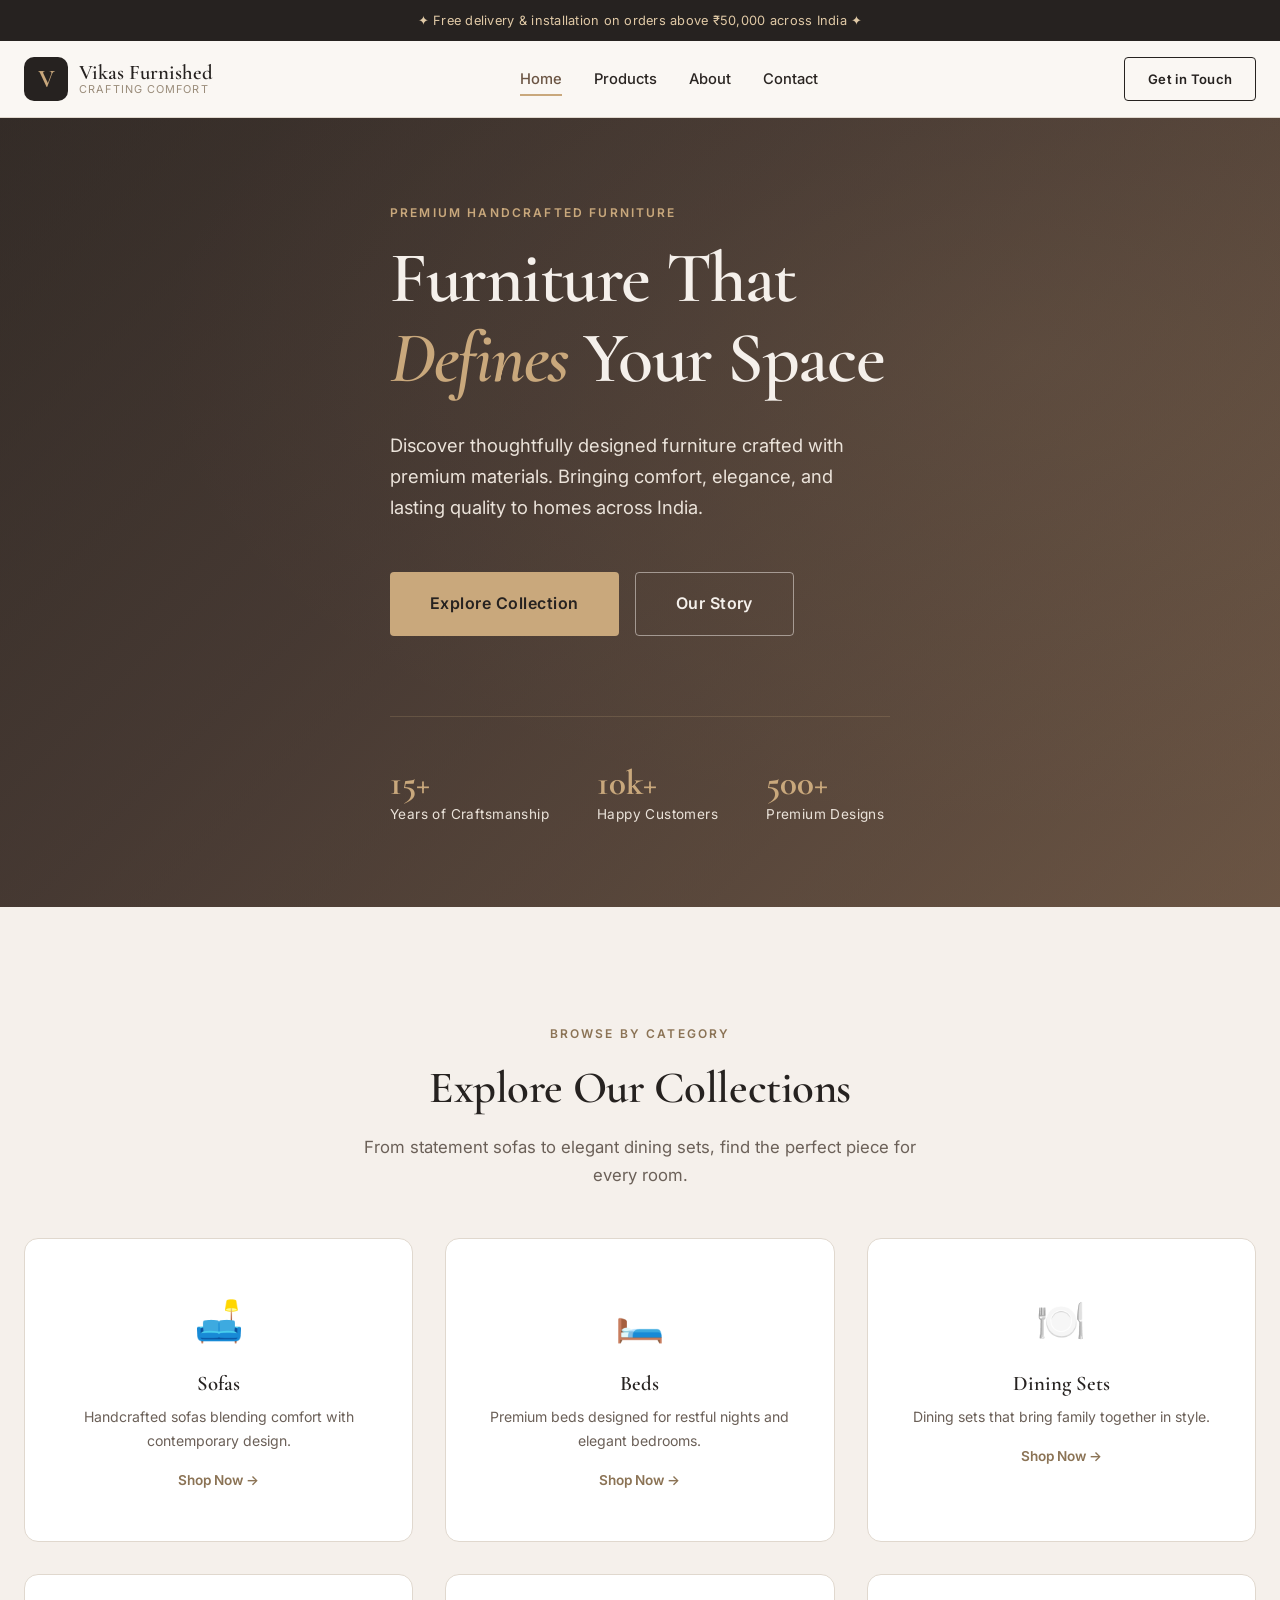
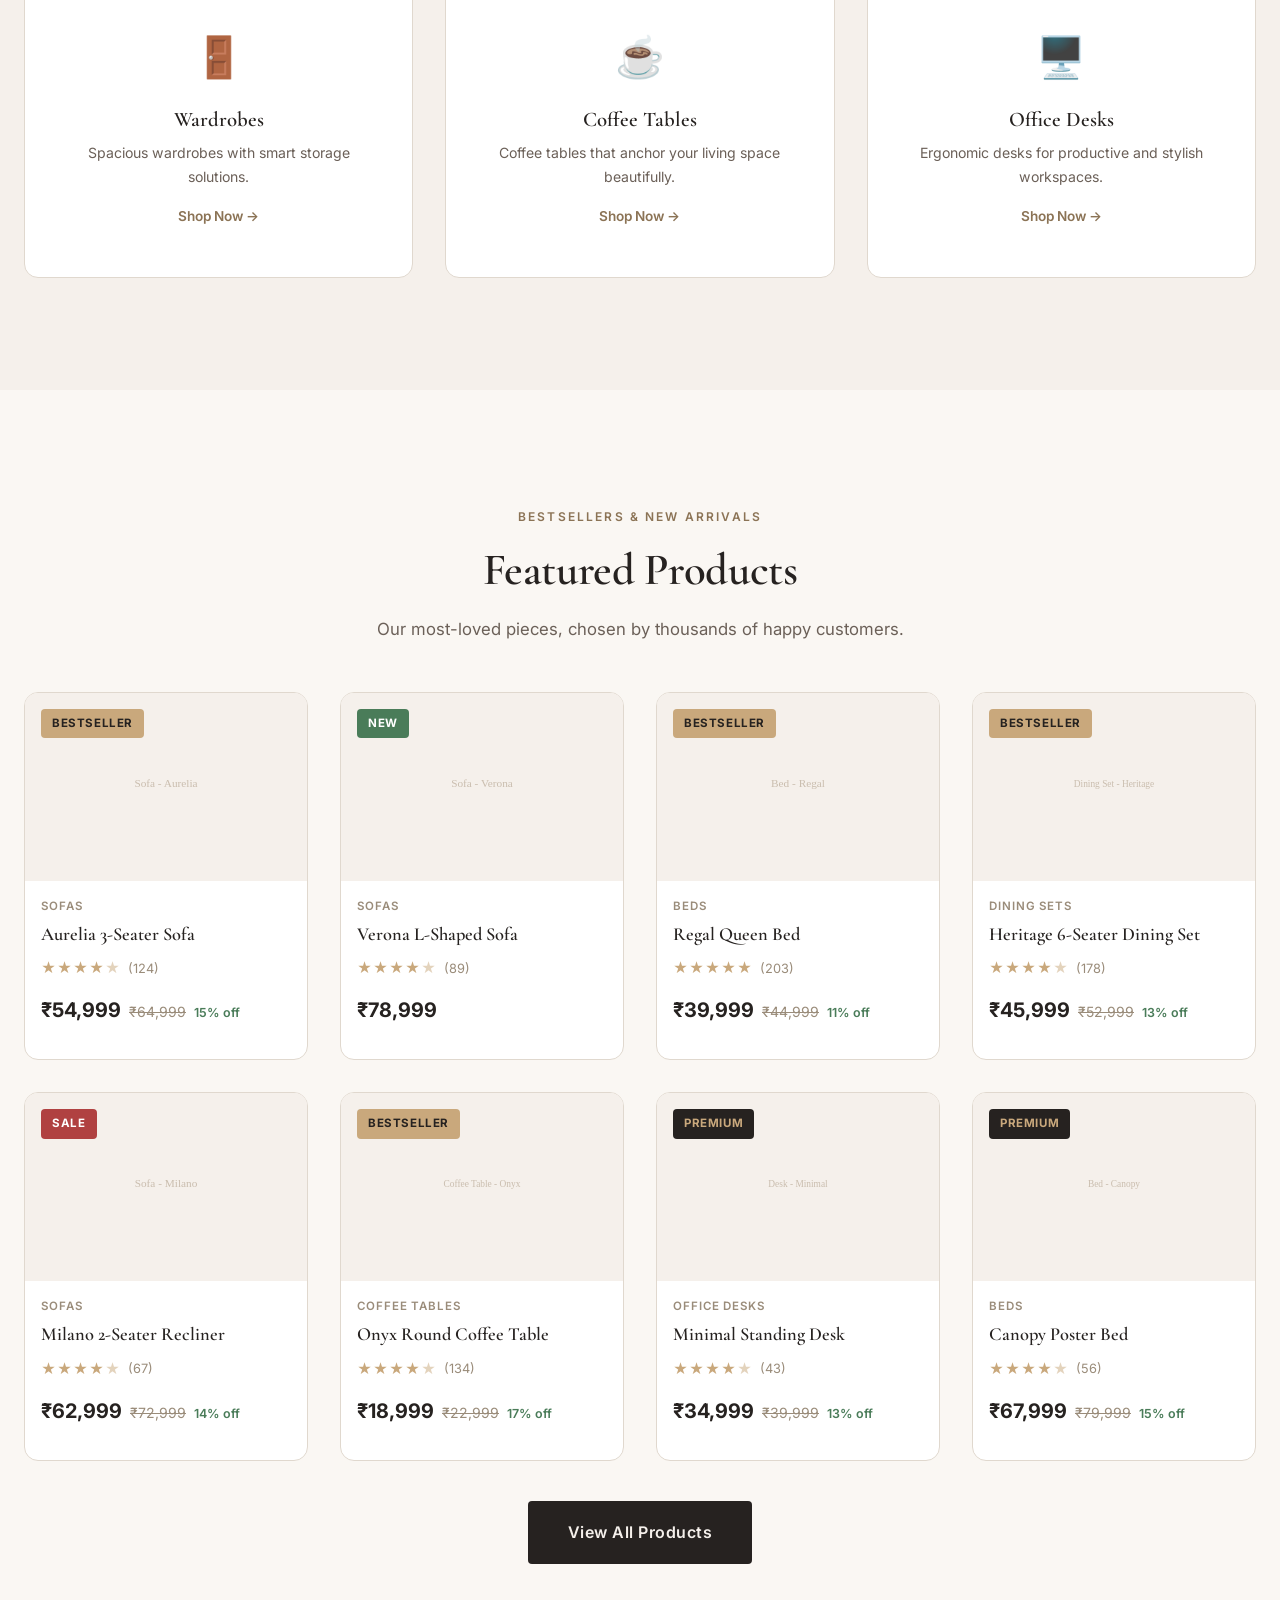
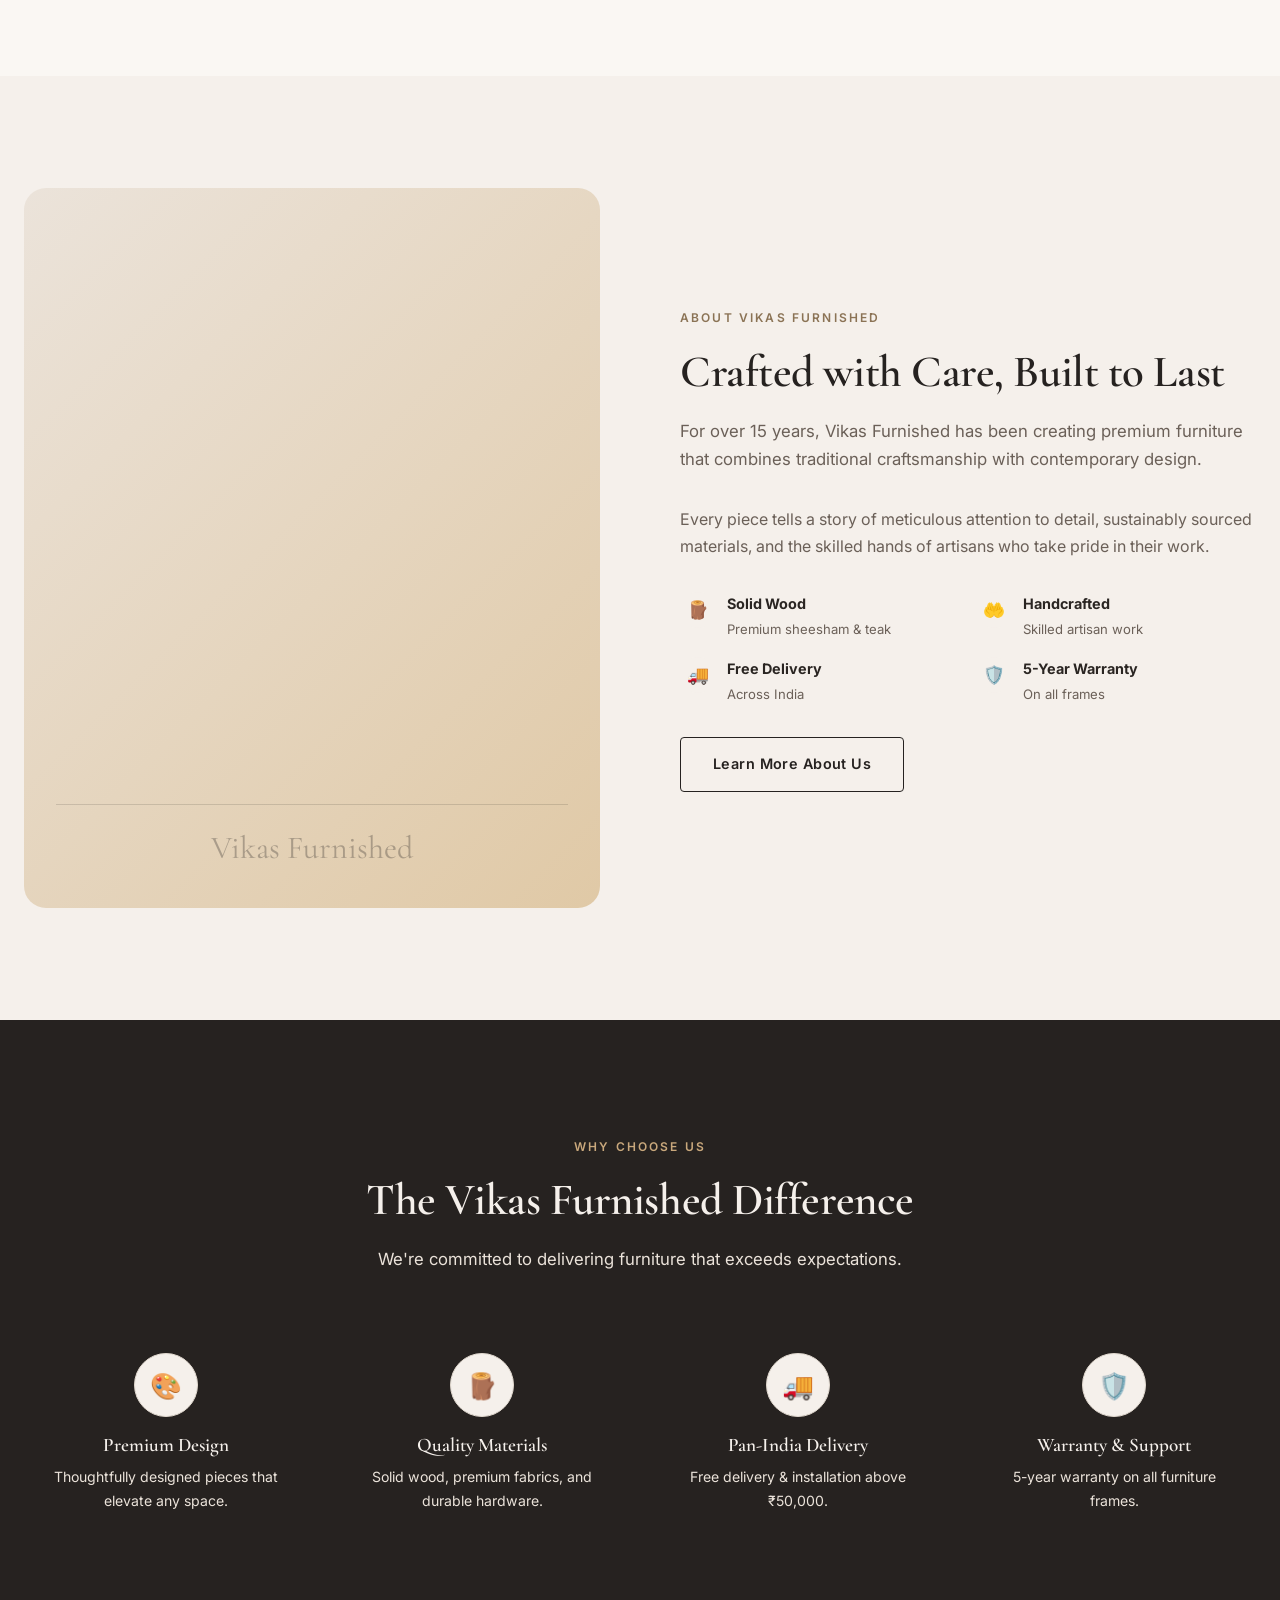
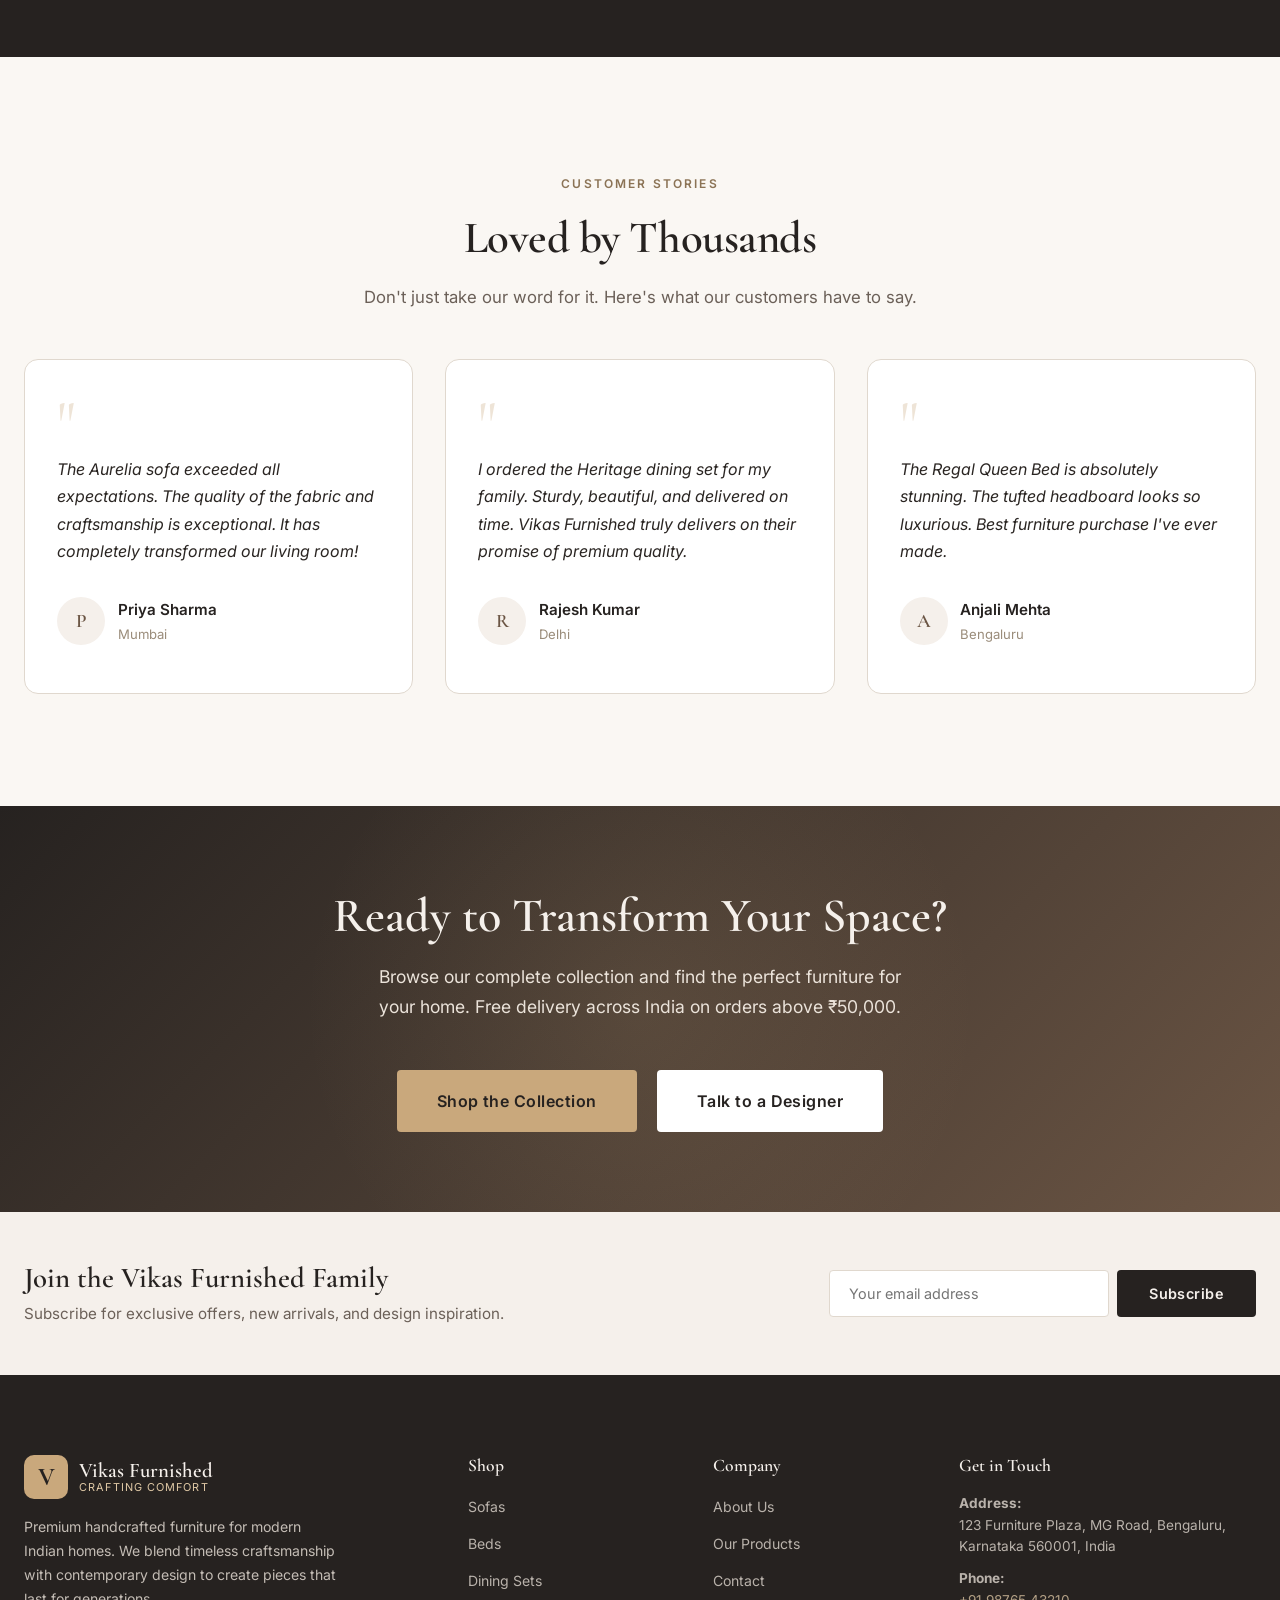
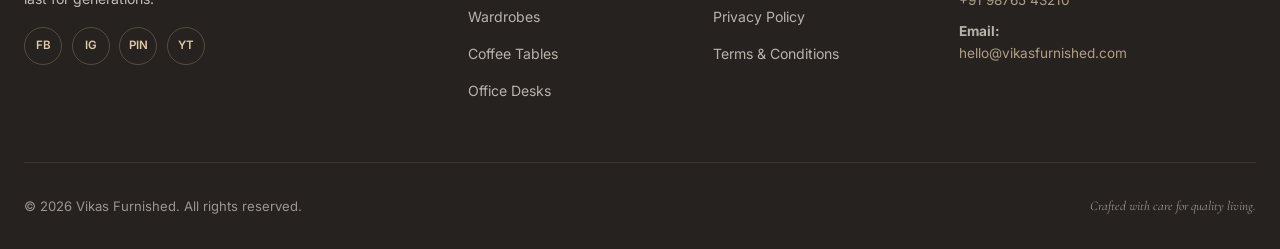
<file: index.html>
<!DOCTYPE html>
<html lang="en">
<head>
<meta charset="UTF-8">
<meta name="viewport" content="width=device-width, initial-scale=1.0">
<meta name="description" content="Vikas Furnished - Premium handcrafted furniture for modern Indian homes. Sofas, beds, dining sets, wardrobes, coffee tables & office desks.">
<meta name="keywords" content="furniture, premium furniture, sofas, beds, dining sets, wardrobes, coffee tables, office desks, India">
<meta property="og:title" content="Vikas Furnished — Crafting Comfort, Defining Style">
<meta property="og:description" content="Premium handcrafted furniture for modern Indian homes.">
<meta property="og:type" content="website">
<meta property="og:url" content="https://akash03netizen.github.io/vikas-furnished/">
<title>Vikas Furnished — Crafting Comfort, Defining Style</title>
<link rel="icon" href="data:image/svg+xml,<svg xmlns='http://www.w3.org/2000/svg' viewBox='0 0 100 100'><rect width='100' height='100' rx='18' fill='%23262220'/><text x='50' y='68' font-size='52' font-family='Georgia' font-weight='bold' fill='%23c9a87c' text-anchor='middle'>V</text></svg>">
<link rel="preconnect" href="https://fonts.googleapis.com">
<link rel="preconnect" href="https://fonts.gstatic.com" crossorigin>
<link href="https://fonts.googleapis.com/css2?family=Cormorant+Garamond:wght@400;500;600;700&family=Inter:wght@300;400;500;600;700&display=swap" rel="stylesheet">
<link rel="stylesheet" href="assets/css/style.css">
</head>
<body>
<div class="top-bar"><div class="container"><p>✦ Free delivery & installation on orders above ₹50,000 across India ✦</p></div></div>
<header class="site-header" id="siteHeader">
<div class="container header-inner">
<button class="menu-toggle" id="menuToggle" aria-label="Toggle menu" aria-expanded="false"><span></span><span></span><span></span></button>
<a href="index.html" class="logo"><span class="logo-mark">V</span><span class="logo-text"><span class="logo-name">Vikas Furnished</span><span class="logo-tagline">Crafting Comfort</span></span></a>
<nav class="main-nav" id="mainNav" aria-label="Main navigation"><ul>
<li><a href="index.html" class="active">Home</a></li>
<li><a href="products.html" class="">Products</a></li>
<li><a href="about.html" class="">About</a></li>
<li><a href="contact.html" class="">Contact</a></li>
</ul></nav>
<div class="header-actions"><a href="contact.html" class="btn btn-outline btn-sm">Get in Touch</a></div>
</div></header>
<section class="hero">
<div class="hero-bg"></div>
<div class="container">
<div class="hero-content">
<span class="eyebrow">Premium Handcrafted Furniture</span>
<h1>Furniture That<br><span class="accent">Defines</span> Your Space</h1>
<p>Discover thoughtfully designed furniture crafted with premium materials. Bringing comfort, elegance, and lasting quality to homes across India.</p>
<div class="hero-actions">
<a href="products.html" class="btn btn-gold btn-lg">Explore Collection</a>
<a href="about.html" class="btn btn-outline btn-lg" style="color:#f5f0eb;border-color:rgba(245,240,235,.5)">Our Story</a>
</div>
<div class="hero-stats">
<div class="hero-stat"><strong>15+</strong><span>Years of Craftsmanship</span></div>
<div class="hero-stat"><strong>10k+</strong><span>Happy Customers</span></div>
<div class="hero-stat"><strong>500+</strong><span>Premium Designs</span></div>
</div>
</div>
</div>
</section>
<section class="section section-cream">
<div class="container">
<div class="section-header reveal">
<span class="eyebrow">Browse by Category</span>
<h2 class="section-title">Explore Our Collections</h2>
<p class="section-subtitle">From statement sofas to elegant dining sets, find the perfect piece for every room.</p>
</div>
<div class="category-grid">
<a href="products.html?category=sofas" class="category-card reveal reveal-delay-1">
<div class="category-icon">🛋️</div>
<h3>Sofas</h3>
<p>Handcrafted sofas blending comfort with contemporary design.</p>
<span class="view-link">Shop Now →</span>
</a>
<a href="products.html?category=beds" class="category-card reveal reveal-delay-2">
<div class="category-icon">🛏️</div>
<h3>Beds</h3>
<p>Premium beds designed for restful nights and elegant bedrooms.</p>
<span class="view-link">Shop Now →</span>
</a>
<a href="products.html?category=dining-sets" class="category-card reveal reveal-delay-3">
<div class="category-icon">🍽️</div>
<h3>Dining Sets</h3>
<p>Dining sets that bring family together in style.</p>
<span class="view-link">Shop Now →</span>
</a>
<a href="products.html?category=wardrobes" class="category-card reveal reveal-delay-4">
<div class="category-icon">🚪</div>
<h3>Wardrobes</h3>
<p>Spacious wardrobes with smart storage solutions.</p>
<span class="view-link">Shop Now →</span>
</a>
<a href="products.html?category=coffee-tables" class="category-card reveal reveal-delay-1">
<div class="category-icon">☕</div>
<h3>Coffee Tables</h3>
<p>Coffee tables that anchor your living space beautifully.</p>
<span class="view-link">Shop Now →</span>
</a>
<a href="products.html?category=office-desks" class="category-card reveal reveal-delay-2">
<div class="category-icon">🖥️</div>
<h3>Office Desks</h3>
<p>Ergonomic desks for productive and stylish workspaces.</p>
<span class="view-link">Shop Now →</span>
</a>
</div>
</div>
</section>
<section class="section">
<div class="container">
<div class="section-header reveal">
<span class="eyebrow">Bestsellers & New Arrivals</span>
<h2 class="section-title">Featured Products</h2>
<p class="section-subtitle">Our most-loved pieces, chosen by thousands of happy customers.</p>
</div>
<div class="product-grid">
<div class="reveal reveal-delay-1">
<article class="product-card">
<a href="products/aurelia-3-seater-sofa.html" class="product-card-link">
<div class="product-image">
<span class="badge badge-bestseller">Bestseller</span>
<img src="data:image/svg+xml,%3Csvg xmlns='http://www.w3.org/2000/svg' width='600' height='400' viewBox='0 0 600 400'%3E%3Crect width='600' height='400' fill='%23f5f0eb'/%3E%3Ctext x='50%25' y='50%25' text-anchor='middle' font-family='Georgia' font-size='24' fill='%238b7355' opacity='0.4'%3ESofa - Aurelia%3C/text%3E%3C/svg%3E" alt="Aurelia 3-Seater Sofa" loading="lazy">
<div class="product-image-overlay"><span class="view-details">View Details →</span></div>
</div>
<div class="product-info">
<span class="product-category">Sofas</span>
<h3 class="product-name">Aurelia 3-Seater Sofa</h3>
<div class="product-rating">
<div class="stars">
<span class="star star-full">★</span><span class="star star-full">★</span><span class="star star-full">★</span><span class="star star-full">★</span><span class="star star-half">★</span>
</div>
<span class="review-count">(124)</span>
</div>
<div class="product-price">
<span class="price-current">₹54,999</span>
<span class="price-old">₹64,999</span>
<span class="price-discount">15% off</span>
</div>
</div>
</a>
</article>
</div>
<div class="reveal reveal-delay-2">
<article class="product-card">
<a href="products/verona-l-shaped-sofa.html" class="product-card-link">
<div class="product-image">
<span class="badge badge-new">New</span>
<img src="data:image/svg+xml,%3Csvg xmlns='http://www.w3.org/2000/svg' width='600' height='400' viewBox='0 0 600 400'%3E%3Crect width='600' height='400' fill='%23f5f0eb'/%3E%3Ctext x='50%25' y='50%25' text-anchor='middle' font-family='Georgia' font-size='24' fill='%238b7355' opacity='0.4'%3ESofa - Verona%3C/text%3E%3C/svg%3E" alt="Verona L-Shaped Sofa" loading="lazy">
<div class="product-image-overlay"><span class="view-details">View Details →</span></div>
</div>
<div class="product-info">
<span class="product-category">Sofas</span>
<h3 class="product-name">Verona L-Shaped Sofa</h3>
<div class="product-rating">
<div class="stars">
<span class="star star-full">★</span><span class="star star-full">★</span><span class="star star-full">★</span><span class="star star-full">★</span><span class="star star-half">★</span>
</div>
<span class="review-count">(89)</span>
</div>
<div class="product-price">
<span class="price-current">₹78,999</span>
</div>
</div>
</a>
</article>
</div>
<div class="reveal reveal-delay-3">
<article class="product-card">
<a href="products/regal-queen-bed.html" class="product-card-link">
<div class="product-image">
<span class="badge badge-bestseller">Bestseller</span>
<img src="data:image/svg+xml,%3Csvg xmlns='http://www.w3.org/2000/svg' width='600' height='400' viewBox='0 0 600 400'%3E%3Crect width='600' height='400' fill='%23f5f0eb'/%3E%3Ctext x='50%25' y='50%25' text-anchor='middle' font-family='Georgia' font-size='24' fill='%238b7355' opacity='0.4'%3EBed - Regal%3C/text%3E%3C/svg%3E" alt="Regal Queen Bed" loading="lazy">
<div class="product-image-overlay"><span class="view-details">View Details →</span></div>
</div>
<div class="product-info">
<span class="product-category">Beds</span>
<h3 class="product-name">Regal Queen Bed</h3>
<div class="product-rating">
<div class="stars">
<span class="star star-full">★</span><span class="star star-full">★</span><span class="star star-full">★</span><span class="star star-full">★</span><span class="star star-full">★</span>
</div>
<span class="review-count">(203)</span>
</div>
<div class="product-price">
<span class="price-current">₹39,999</span>
<span class="price-old">₹44,999</span>
<span class="price-discount">11% off</span>
</div>
</div>
</a>
</article>
</div>
<div class="reveal reveal-delay-4">
<article class="product-card">
<a href="products/heritage-6-seater-dining-set.html" class="product-card-link">
<div class="product-image">
<span class="badge badge-bestseller">Bestseller</span>
<img src="data:image/svg+xml,%3Csvg xmlns='http://www.w3.org/2000/svg' width='600' height='400' viewBox='0 0 600 400'%3E%3Crect width='600' height='400' fill='%23f5f0eb'/%3E%3Ctext x='50%25' y='50%25' text-anchor='middle' font-family='Georgia' font-size='20' fill='%238b7355' opacity='0.4'%3EDining Set - Heritage%3C/text%3E%3C/svg%3E" alt="Heritage 6-Seater Dining Set" loading="lazy">
<div class="product-image-overlay"><span class="view-details">View Details →</span></div>
</div>
<div class="product-info">
<span class="product-category">Dining Sets</span>
<h3 class="product-name">Heritage 6-Seater Dining Set</h3>
<div class="product-rating">
<div class="stars">
<span class="star star-full">★</span><span class="star star-full">★</span><span class="star star-full">★</span><span class="star star-full">★</span><span class="star star-half">★</span>
</div>
<span class="review-count">(178)</span>
</div>
<div class="product-price">
<span class="price-current">₹45,999</span>
<span class="price-old">₹52,999</span>
<span class="price-discount">13% off</span>
</div>
</div>
</a>
</article>
</div>
<div class="reveal reveal-delay-1">
<article class="product-card">
<a href="products/milano-2-seater-recliner.html" class="product-card-link">
<div class="product-image">
<span class="badge badge-sale">Sale</span>
<img src="data:image/svg+xml,%3Csvg xmlns='http://www.w3.org/2000/svg' width='600' height='400' viewBox='0 0 600 400'%3E%3Crect width='600' height='400' fill='%23f5f0eb'/%3E%3Ctext x='50%25' y='50%25' text-anchor='middle' font-family='Georgia' font-size='24' fill='%238b7355' opacity='0.4'%3ESofa - Milano%3C/text%3E%3C/svg%3E" alt="Milano 2-Seater Recliner" loading="lazy">
<div class="product-image-overlay"><span class="view-details">View Details →</span></div>
</div>
<div class="product-info">
<span class="product-category">Sofas</span>
<h3 class="product-name">Milano 2-Seater Recliner</h3>
<div class="product-rating">
<div class="stars">
<span class="star star-full">★</span><span class="star star-full">★</span><span class="star star-full">★</span><span class="star star-full">★</span><span class="star star-half">★</span>
</div>
<span class="review-count">(67)</span>
</div>
<div class="product-price">
<span class="price-current">₹62,999</span>
<span class="price-old">₹72,999</span>
<span class="price-discount">14% off</span>
</div>
</div>
</a>
</article>
</div>
<div class="reveal reveal-delay-2">
<article class="product-card">
<a href="products/onyx-round-coffee-table.html" class="product-card-link">
<div class="product-image">
<span class="badge badge-bestseller">Bestseller</span>
<img src="data:image/svg+xml,%3Csvg xmlns='http://www.w3.org/2000/svg' width='600' height='400' viewBox='0 0 600 400'%3E%3Crect width='600' height='400' fill='%23f5f0eb'/%3E%3Ctext x='50%25' y='50%25' text-anchor='middle' font-family='Georgia' font-size='20' fill='%238b7355' opacity='0.4'%3ECoffee Table - Onyx%3C/text%3E%3C/svg%3E" alt="Onyx Round Coffee Table" loading="lazy">
<div class="product-image-overlay"><span class="view-details">View Details →</span></div>
</div>
<div class="product-info">
<span class="product-category">Coffee Tables</span>
<h3 class="product-name">Onyx Round Coffee Table</h3>
<div class="product-rating">
<div class="stars">
<span class="star star-full">★</span><span class="star star-full">★</span><span class="star star-full">★</span><span class="star star-full">★</span><span class="star star-half">★</span>
</div>
<span class="review-count">(134)</span>
</div>
<div class="product-price">
<span class="price-current">₹18,999</span>
<span class="price-old">₹22,999</span>
<span class="price-discount">17% off</span>
</div>
</div>
</a>
</article>
</div>
<div class="reveal reveal-delay-3">
<article class="product-card">
<a href="products/minimal-standing-desk.html" class="product-card-link">
<div class="product-image">
<span class="badge badge-premium">Premium</span>
<img src="data:image/svg+xml,%3Csvg xmlns='http://www.w3.org/2000/svg' width='600' height='400' viewBox='0 0 600 400'%3E%3Crect width='600' height='400' fill='%23f5f0eb'/%3E%3Ctext x='50%25' y='50%25' text-anchor='middle' font-family='Georgia' font-size='20' fill='%238b7355' opacity='0.4'%3EDesk - Minimal%3C/text%3E%3C/svg%3E" alt="Minimal Standing Desk" loading="lazy">
<div class="product-image-overlay"><span class="view-details">View Details →</span></div>
</div>
<div class="product-info">
<span class="product-category">Office Desks</span>
<h3 class="product-name">Minimal Standing Desk</h3>
<div class="product-rating">
<div class="stars">
<span class="star star-full">★</span><span class="star star-full">★</span><span class="star star-full">★</span><span class="star star-full">★</span><span class="star star-half">★</span>
</div>
<span class="review-count">(43)</span>
</div>
<div class="product-price">
<span class="price-current">₹34,999</span>
<span class="price-old">₹39,999</span>
<span class="price-discount">13% off</span>
</div>
</div>
</a>
</article>
</div>
<div class="reveal reveal-delay-4">
<article class="product-card">
<a href="products/canopy-poster-bed.html" class="product-card-link">
<div class="product-image">
<span class="badge badge-premium">Premium</span>
<img src="data:image/svg+xml,%3Csvg xmlns='http://www.w3.org/2000/svg' width='600' height='400' viewBox='0 0 600 400'%3E%3Crect width='600' height='400' fill='%23f5f0eb'/%3E%3Ctext x='50%25' y='50%25' text-anchor='middle' font-family='Georgia' font-size='20' fill='%238b7355' opacity='0.4'%3EBed - Canopy%3C/text%3E%3C/svg%3E" alt="Canopy Poster Bed" loading="lazy">
<div class="product-image-overlay"><span class="view-details">View Details →</span></div>
</div>
<div class="product-info">
<span class="product-category">Beds</span>
<h3 class="product-name">Canopy Poster Bed</h3>
<div class="product-rating">
<div class="stars">
<span class="star star-full">★</span><span class="star star-full">★</span><span class="star star-full">★</span><span class="star star-full">★</span><span class="star star-half">★</span>
</div>
<span class="review-count">(56)</span>
</div>
<div class="product-price">
<span class="price-current">₹67,999</span>
<span class="price-old">₹79,999</span>
<span class="price-discount">15% off</span>
</div>
</div>
</a>
</article>
</div>
</div>
<div class="text-center" style="margin-top:2.5rem">
<a href="products.html" class="btn btn-primary btn-lg">View All Products</a>
</div>
</div>
</section>
<section class="section section-cream">
<div class="container">
<div class="about-home">
<div class="about-visual reveal"></div>
<div class="about-content reveal reveal-delay-1">
<span class="eyebrow">About Vikas Furnished</span>
<h2 class="section-title">Crafted with Care, Built to Last</h2>
<p class="section-subtitle">For over 15 years, Vikas Furnished has been creating premium furniture that combines traditional craftsmanship with contemporary design.</p>
<p style="color:var(--color-text-light);margin-bottom:1.5rem">Every piece tells a story of meticulous attention to detail, sustainably sourced materials, and the skilled hands of artisans who take pride in their work.</p>
<div class="about-features">
<div class="about-feature">
<div class="about-feature-icon">🪵</div>
<div><strong>Solid Wood</strong><p>Premium sheesham & teak</p></div>
</div>
<div class="about-feature">
<div class="about-feature-icon">🤲</div>
<div><strong>Handcrafted</strong><p>Skilled artisan work</p></div>
</div>
<div class="about-feature">
<div class="about-feature-icon">🚚</div>
<div><strong>Free Delivery</strong><p>Across India</p></div>
</div>
<div class="about-feature">
<div class="about-feature-icon">🛡️</div>
<div><strong>5-Year Warranty</strong><p>On all frames</p></div>
</div>
</div>
<a href="about.html" class="btn btn-outline" style="margin-top:2rem">Learn More About Us</a>
</div>
</div>
</div>
</section>
<section class="section section-dark">
<div class="container">
<div class="section-header reveal">
<span class="eyebrow" style="color:var(--color-gold)">Why Choose Us</span>
<h2 class="section-title" style="color:var(--color-cream)">The Vikas Furnished Difference</h2>
<p class="section-subtitle" style="color:var(--color-cream-dark)">We're committed to delivering furniture that exceeds expectations.</p>
</div>
<div class="features-grid">
<div class="feature-block reveal">
<div class="feature-icon">🎨</div>
<h3 style="color:var(--color-cream)">Premium Design</h3>
<p style="color:var(--color-cream-dark)">Thoughtfully designed pieces that elevate any space.</p>
</div>
<div class="feature-block reveal reveal-delay-1">
<div class="feature-icon">🪵</div>
<h3 style="color:var(--color-cream)">Quality Materials</h3>
<p style="color:var(--color-cream-dark)">Solid wood, premium fabrics, and durable hardware.</p>
</div>
<div class="feature-block reveal reveal-delay-2">
<div class="feature-icon">🚚</div>
<h3 style="color:var(--color-cream)">Pan-India Delivery</h3>
<p style="color:var(--color-cream-dark)">Free delivery & installation above ₹50,000.</p>
</div>
<div class="feature-block reveal reveal-delay-3">
<div class="feature-icon">🛡️</div>
<h3 style="color:var(--color-cream)">Warranty & Support</h3>
<p style="color:var(--color-cream-dark)">5-year warranty on all furniture frames.</p>
</div>
</div>
</div>
</section>
<section class="section">
<div class="container">
<div class="section-header reveal">
<span class="eyebrow">Customer Stories</span>
<h2 class="section-title">Loved by Thousands</h2>
<p class="section-subtitle">Don't just take our word for it. Here's what our customers have to say.</p>
</div>
<div class="testimonials-grid">
<div class="testimonial-card reveal reveal-delay-1">
<div class="testimonial-quote-mark">"</div>
<p class="testimonial-text">The Aurelia sofa exceeded all expectations. The quality of the fabric and craftsmanship is exceptional. It has completely transformed our living room!</p>
<div class="testimonial-author">
<div class="testimonial-avatar">P</div>
<div>
<div class="testimonial-name">Priya Sharma</div>
<div class="testimonial-location">Mumbai</div>
</div>
</div>
</div>
<div class="testimonial-card reveal reveal-delay-2">
<div class="testimonial-quote-mark">"</div>
<p class="testimonial-text">I ordered the Heritage dining set for my family. Sturdy, beautiful, and delivered on time. Vikas Furnished truly delivers on their promise of premium quality.</p>
<div class="testimonial-author">
<div class="testimonial-avatar">R</div>
<div>
<div class="testimonial-name">Rajesh Kumar</div>
<div class="testimonial-location">Delhi</div>
</div>
</div>
</div>
<div class="testimonial-card reveal reveal-delay-3">
<div class="testimonial-quote-mark">"</div>
<p class="testimonial-text">The Regal Queen Bed is absolutely stunning. The tufted headboard looks so luxurious. Best furniture purchase I've ever made.</p>
<div class="testimonial-author">
<div class="testimonial-avatar">A</div>
<div>
<div class="testimonial-name">Anjali Mehta</div>
<div class="testimonial-location">Bengaluru</div>
</div>
</div>
</div>
</div>
</div>
</section>
<section class="cta-section">
<div class="container">
<h2>Ready to Transform Your Space?</h2>
<p>Browse our complete collection and find the perfect furniture for your home. Free delivery across India on orders above ₹50,000.</p>
<a href="products.html" class="btn btn-gold btn-lg">Shop the Collection</a>
<a href="contact.html" class="btn btn-light btn-lg" style="margin-left:1rem">Talk to a Designer</a>
</div>
</section>
<section class="newsletter">
<div class="container">
<div class="newsletter-inner">
<div class="newsletter-text">
<h2>Join the Vikas Furnished Family</h2>
<p>Subscribe for exclusive offers, new arrivals, and design inspiration.</p>
</div>
<form class="newsletter-form" action="contact.html">
<input type="email" name="newsletter_email" placeholder="Your email address" required>
<button type="submit" class="btn btn-primary">Subscribe</button>
</form>
</div>
</div>
</section>
<footer class="site-footer">
<div class="container">
<div class="footer-grid">
<div class="footer-col footer-brand">
<a href="index.html" class="logo logo-footer"><span class="logo-mark">V</span><span class="logo-text"><span class="logo-name">Vikas Furnished</span><span class="logo-tagline">Crafting Comfort</span></span></a>
<p class="footer-about">Premium handcrafted furniture for modern Indian homes. We blend timeless craftsmanship with contemporary design to create pieces that last for generations.</p>
<div class="social-links">
<a href="#" aria-label="Facebook">FB</a>
<a href="#" aria-label="Instagram">IG</a>
<a href="#" aria-label="Pinterest">PIN</a>
<a href="#" aria-label="YouTube">YT</a>
</div>
</div>
<div class="footer-col">
<h3>Shop</h3>
<ul class="footer-links">
<li><a href="products.html?category=sofas">Sofas</a></li>
<li><a href="products.html?category=beds">Beds</a></li>
<li><a href="products.html?category=dining-sets">Dining Sets</a></li>
<li><a href="products.html?category=wardrobes">Wardrobes</a></li>
<li><a href="products.html?category=coffee-tables">Coffee Tables</a></li>
<li><a href="products.html?category=office-desks">Office Desks</a></li>
</ul>
</div>
<div class="footer-col">
<h3>Company</h3>
<ul class="footer-links">
<li><a href="about.html">About Us</a></li>
<li><a href="products.html">Our Products</a></li>
<li><a href="contact.html">Contact</a></li>
<li><a href="privacy.html">Privacy Policy</a></li>
<li><a href="terms.html">Terms & Conditions</a></li>
</ul>
</div>
<div class="footer-col">
<h3>Get in Touch</h3>
<ul class="footer-contact">
<li><strong>Address:</strong><br>123 Furniture Plaza, MG Road, Bengaluru, Karnataka 560001, India</li>
<li><strong>Phone:</strong><br><a href="tel:+919876543210">+91 98765 43210</a></li>
<li><strong>Email:</strong><br><a href="mailto:hello@vikasfurnished.com">hello@vikasfurnished.com</a></li>
</ul>
</div>
</div>
<div class="footer-bottom">
<p>&copy; 2026 Vikas Furnished. All rights reserved.</p>
<p class="footer-credits">Crafted with care for quality living.</p>
</div>
</div>
</footer>
<button class="back-to-top" id="backToTop" aria-label="Back to top">
<svg width="20" height="20" viewBox="0 0 24 24" fill="none" stroke="currentColor" stroke-width="2.5"><path d="M12 19V5M5 12l7-7 7 7"/></svg>
</button>
<script src="assets/js/main.js"></script>
</body>
</html>
</file>
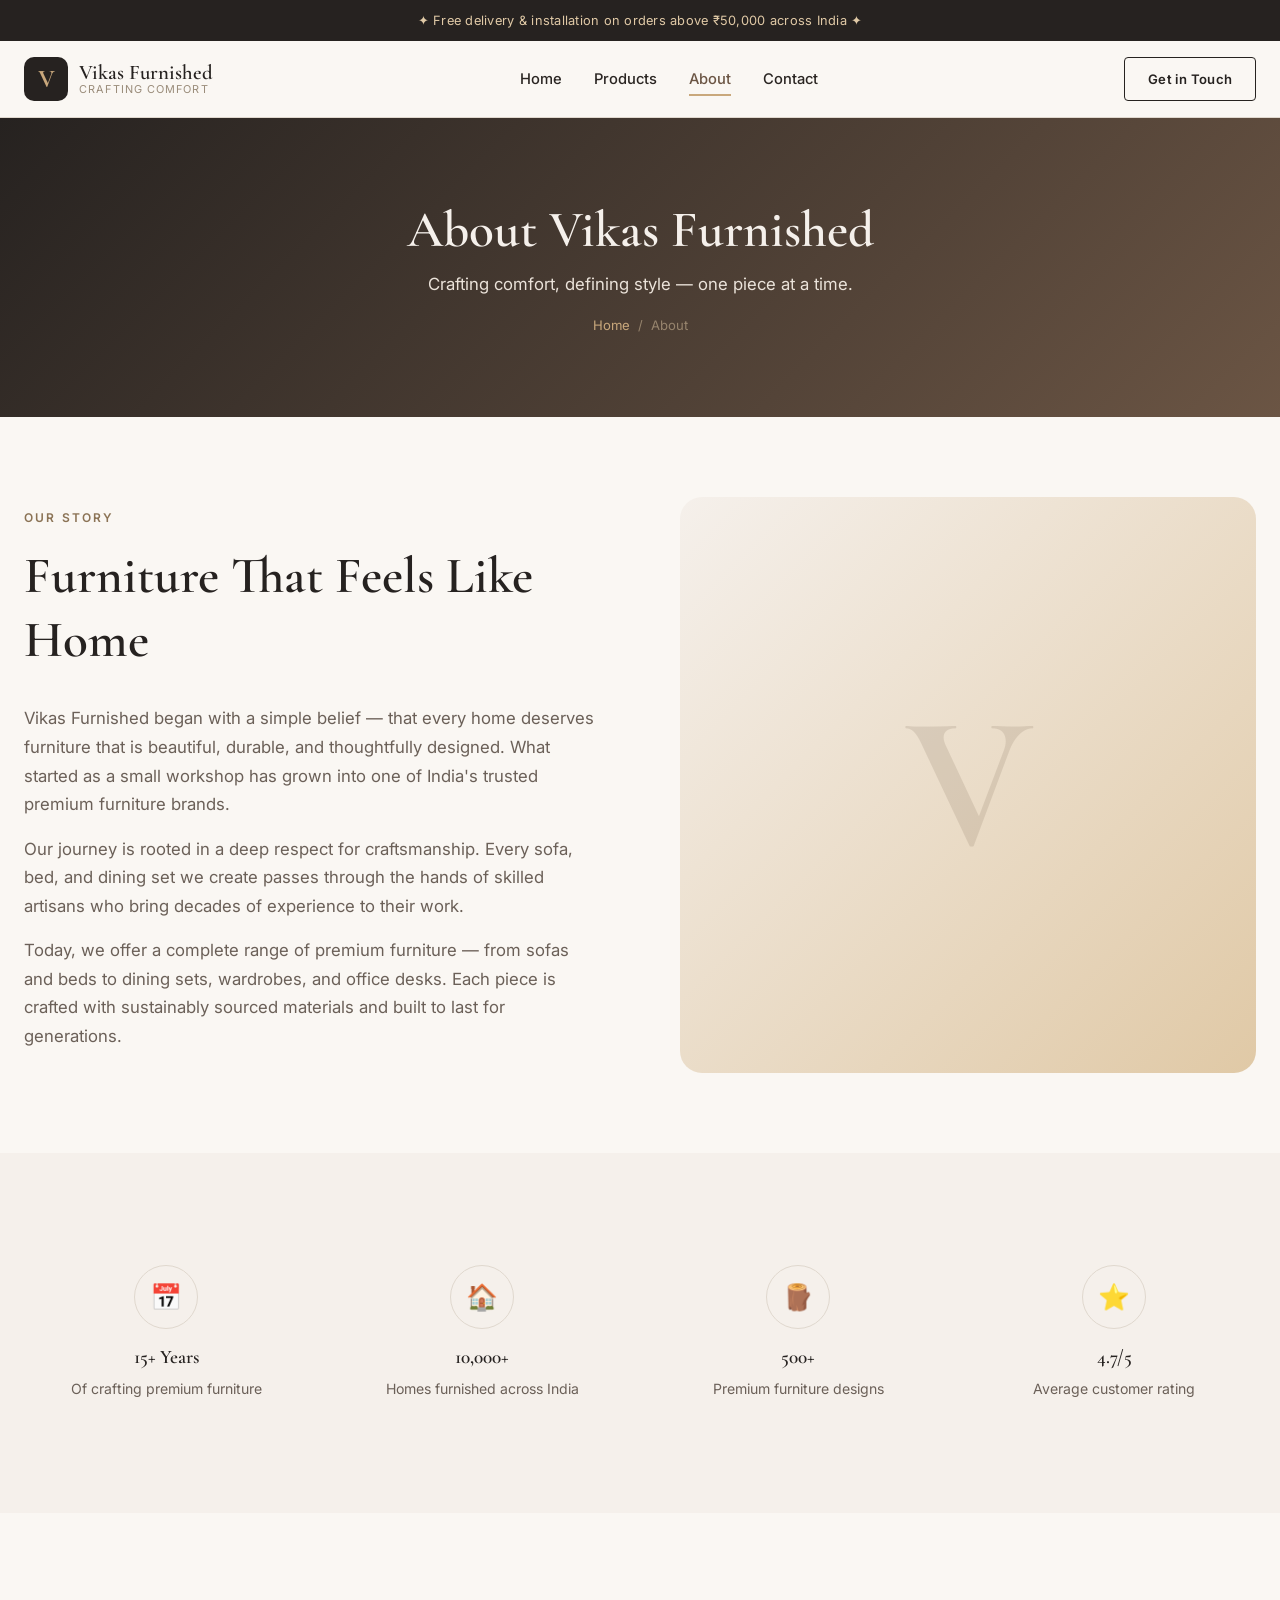
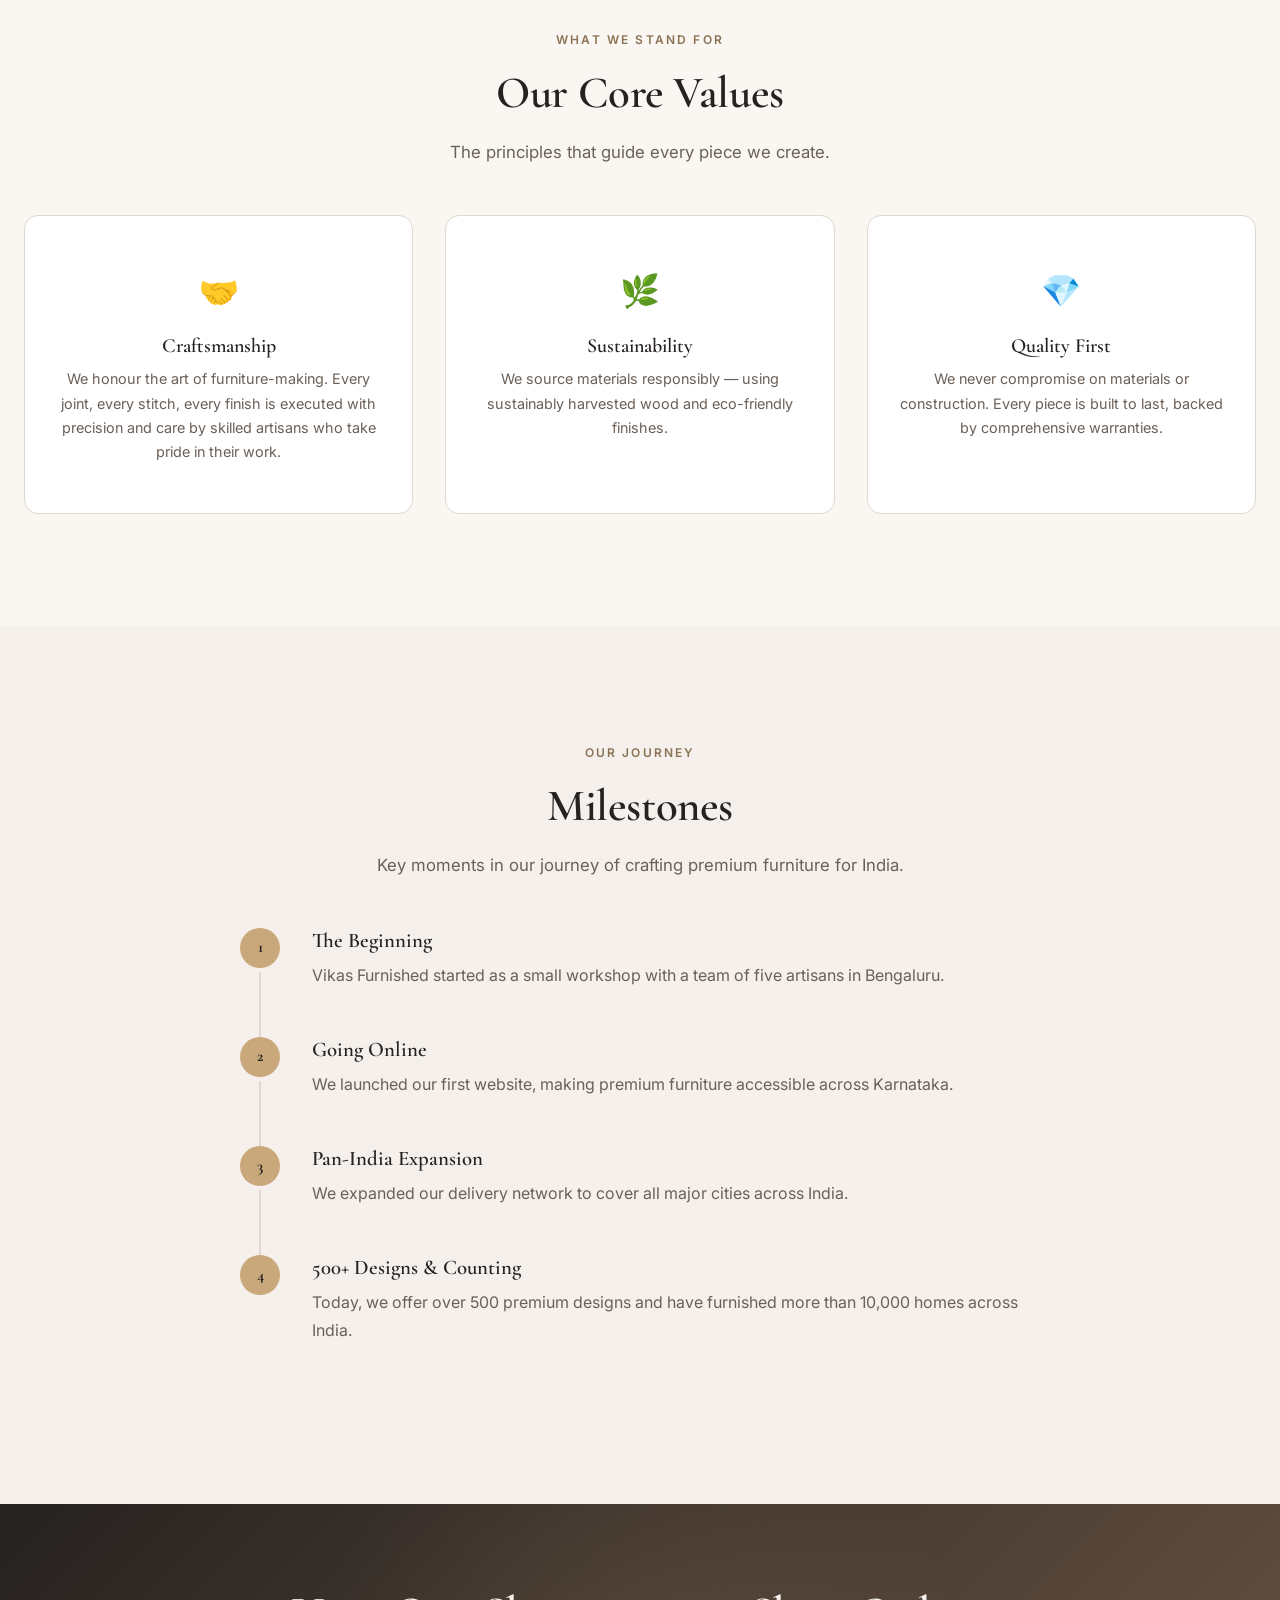
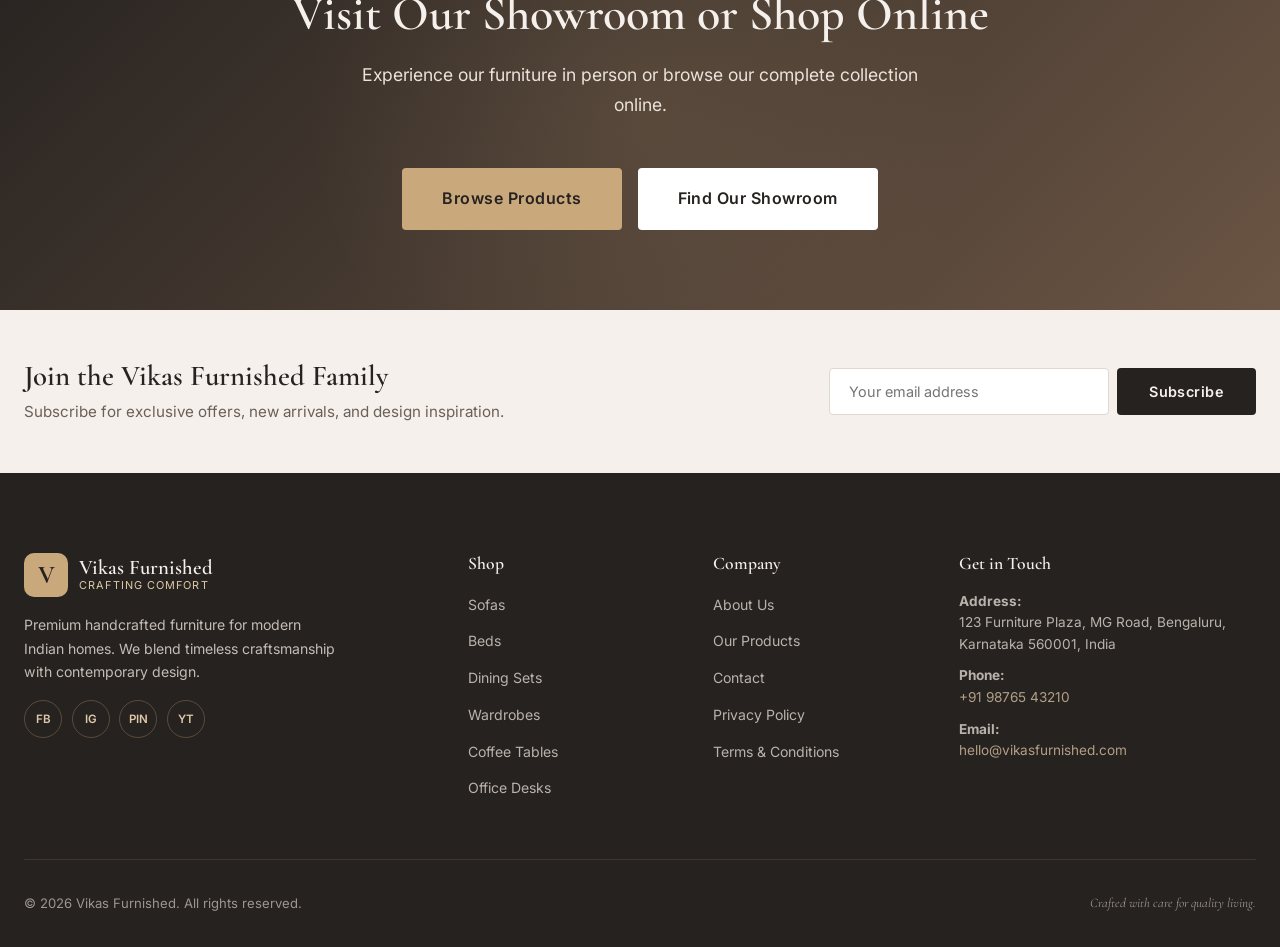
<file: about.html>
<!DOCTYPE html>
<html lang="en">
<head>
<meta charset="UTF-8">
<meta name="viewport" content="width=device-width, initial-scale=1.0">
<meta name="description" content="Learn about Vikas Furnished — our story, values, and commitment to crafting premium furniture.">
<meta property="og:title" content="About Us — Vikas Furnished">
<meta property="og:type" content="website">
<title>About Us — Vikas Furnished</title>
<link rel="icon" href="data:image/svg+xml,<svg xmlns='http://www.w3.org/2000/svg' viewBox='0 0 100 100'><rect width='100' height='100' rx='18' fill='%23262220'/><text x='50' y='68' font-size='52' font-family='Georgia' font-weight='bold' fill='%23c9a87c' text-anchor='middle'>V</text></svg>">
<link rel="preconnect" href="https://fonts.googleapis.com">
<link rel="preconnect" href="https://fonts.gstatic.com" crossorigin>
<link href="https://fonts.googleapis.com/css2?family=Cormorant+Garamond:wght@400;500;600;700&family=Inter:wght@300;400;500;600;700&display=swap" rel="stylesheet">
<link rel="stylesheet" href="assets/css/style.css">
</head>
<body>
<div class="top-bar"><div class="container"><p>✦ Free delivery & installation on orders above ₹50,000 across India ✦</p></div></div>
<header class="site-header" id="siteHeader">
<div class="container header-inner">
<button class="menu-toggle" id="menuToggle" aria-label="Toggle menu" aria-expanded="false"><span></span><span></span><span></span></button>
<a href="index.html" class="logo"><span class="logo-mark">V</span><span class="logo-text"><span class="logo-name">Vikas Furnished</span><span class="logo-tagline">Crafting Comfort</span></span></a>
<nav class="main-nav" id="mainNav" aria-label="Main navigation"><ul>
<li><a href="index.html" class="">Home</a></li>
<li><a href="products.html" class="">Products</a></li>
<li><a href="about.html" class="active">About</a></li>
<li><a href="contact.html" class="">Contact</a></li>
</ul></nav>
<div class="header-actions"><a href="contact.html" class="btn btn-outline btn-sm">Get in Touch</a></div>
</div></header>
<div class="page-banner"><div class="container"><h1>About Vikas Furnished</h1><p>Crafting comfort, defining style — one piece at a time.</p><div class="breadcrumb"><a href="index.html">Home</a><span>/</span><span>About</span></div></div></div>
<div class="container"><div class="about-hero">
<div class="about-hero-text reveal"><span class="eyebrow">Our Story</span><h1>Furniture That Feels Like Home</h1>
<p>Vikas Furnished began with a simple belief — that every home deserves furniture that is beautiful, durable, and thoughtfully designed. What started as a small workshop has grown into one of India's trusted premium furniture brands.</p>
<p>Our journey is rooted in a deep respect for craftsmanship. Every sofa, bed, and dining set we create passes through the hands of skilled artisans who bring decades of experience to their work.</p>
<p>Today, we offer a complete range of premium furniture — from sofas and beds to dining sets, wardrobes, and office desks. Each piece is crafted with sustainably sourced materials and built to last for generations.</p>
</div>
<div class="about-hero-visual reveal reveal-delay-1"></div>
</div></div>
<section class="section-tight section-cream"><div class="container"><div class="features-grid">
<div class="feature-block reveal"><div class="feature-icon">📅</div><h3>15+ Years</h3><p>Of crafting premium furniture</p></div>
<div class="feature-block reveal reveal-delay-1"><div class="feature-icon">🏠</div><h3>10,000+</h3><p>Homes furnished across India</p></div>
<div class="feature-block reveal reveal-delay-2"><div class="feature-icon">🪵</div><h3>500+</h3><p>Premium furniture designs</p></div>
<div class="feature-block reveal reveal-delay-3"><div class="feature-icon">⭐</div><h3>4.7/5</h3><p>Average customer rating</p></div>
</div></div></section>
<section class="section"><div class="container">
<div class="section-header reveal"><span class="eyebrow">What We Stand For</span><h2 class="section-title">Our Core Values</h2><p class="section-subtitle">The principles that guide every piece we create.</p></div>
<div class="values-grid">
<div class="value-card reveal"><div class="value-icon">🤝</div><h3>Craftsmanship</h3><p>We honour the art of furniture-making. Every joint, every stitch, every finish is executed with precision and care by skilled artisans who take pride in their work.</p></div>
<div class="value-card reveal reveal-delay-1"><div class="value-icon">🌿</div><h3>Sustainability</h3><p>We source materials responsibly — using sustainably harvested wood and eco-friendly finishes.</p></div>
<div class="value-card reveal reveal-delay-2"><div class="value-icon">💎</div><h3>Quality First</h3><p>We never compromise on materials or construction. Every piece is built to last, backed by comprehensive warranties.</p></div>
</div></div></section>
<section class="section section-cream"><div class="container">
<div class="section-header reveal"><span class="eyebrow">Our Journey</span><h2 class="section-title">Milestones</h2><p class="section-subtitle">Key moments in our journey of crafting premium furniture for India.</p></div>
<div class="timeline">
<div class="timeline-item reveal"><div class="timeline-dot">1</div><div class="timeline-content"><h3>The Beginning</h3><p>Vikas Furnished started as a small workshop with a team of five artisans in Bengaluru.</p></div></div>
<div class="timeline-item reveal reveal-delay-1"><div class="timeline-dot">2</div><div class="timeline-content"><h3>Going Online</h3><p>We launched our first website, making premium furniture accessible across Karnataka.</p></div></div>
<div class="timeline-item reveal reveal-delay-2"><div class="timeline-dot">3</div><div class="timeline-content"><h3>Pan-India Expansion</h3><p>We expanded our delivery network to cover all major cities across India.</p></div></div>
<div class="timeline-item reveal reveal-delay-3"><div class="timeline-dot">4</div><div class="timeline-content"><h3>500+ Designs & Counting</h3><p>Today, we offer over 500 premium designs and have furnished more than 10,000 homes across India.</p></div></div>
</div></div></section>
<section class="cta-section"><div class="container"><h2>Visit Our Showroom or Shop Online</h2><p>Experience our furniture in person or browse our complete collection online.</p><a href="products.html" class="btn btn-gold btn-lg">Browse Products</a><a href="contact.html" class="btn btn-light btn-lg" style="margin-left:1rem">Find Our Showroom</a></div></section>

<section class="newsletter"><div class="container"><div class="newsletter-inner">
<div class="newsletter-text"><h2>Join the Vikas Furnished Family</h2><p>Subscribe for exclusive offers, new arrivals, and design inspiration.</p></div>
<form class="newsletter-form" action="contact.html"><input type="email" name="newsletter_email" placeholder="Your email address" required><button type="submit" class="btn btn-primary">Subscribe</button></form>
</div></div></section>
<footer class="site-footer"><div class="container"><div class="footer-grid">
<div class="footer-col footer-brand">
<a href="index.html" class="logo logo-footer"><span class="logo-mark">V</span><span class="logo-text"><span class="logo-name">Vikas Furnished</span><span class="logo-tagline">Crafting Comfort</span></span></a>
<p class="footer-about">Premium handcrafted furniture for modern Indian homes. We blend timeless craftsmanship with contemporary design.</p>
<div class="social-links"><a href="#" aria-label="Facebook">FB</a><a href="#" aria-label="Instagram">IG</a><a href="#" aria-label="Pinterest">PIN</a><a href="#" aria-label="YouTube">YT</a></div>
</div>
<div class="footer-col"><h3>Shop</h3><ul class="footer-links"><li><a href="products.html?category=sofas">Sofas</a></li><li><a href="products.html?category=beds">Beds</a></li><li><a href="products.html?category=dining-sets">Dining Sets</a></li><li><a href="products.html?category=wardrobes">Wardrobes</a></li><li><a href="products.html?category=coffee-tables">Coffee Tables</a></li><li><a href="products.html?category=office-desks">Office Desks</a></li></ul></div>
<div class="footer-col"><h3>Company</h3><ul class="footer-links">
<li><a href="about.html">About Us</a></li><li><a href="products.html">Our Products</a></li><li><a href="contact.html">Contact</a></li><li><a href="privacy.html">Privacy Policy</a></li><li><a href="terms.html">Terms & Conditions</a></li>
</ul></div>
<div class="footer-col"><h3>Get in Touch</h3><ul class="footer-contact">
<li><strong>Address:</strong><br>123 Furniture Plaza, MG Road, Bengaluru, Karnataka 560001, India</li>
<li><strong>Phone:</strong><br><a href="tel:+919876543210">+91 98765 43210</a></li>
<li><strong>Email:</strong><br><a href="mailto:hello@vikasfurnished.com">hello@vikasfurnished.com</a></li>
</ul></div>
</div>
<div class="footer-bottom"><p>&copy; 2026 Vikas Furnished. All rights reserved.</p><p class="footer-credits">Crafted with care for quality living.</p></div>
</div></footer>
<button class="back-to-top" id="backToTop" aria-label="Back to top"><svg width="20" height="20" viewBox="0 0 24 24" fill="none" stroke="currentColor" stroke-width="2.5"><path d="M12 19V5M5 12l7-7 7 7"/></svg></button>
<script src="assets/js/main.js"></script>
</body></html>
</file>
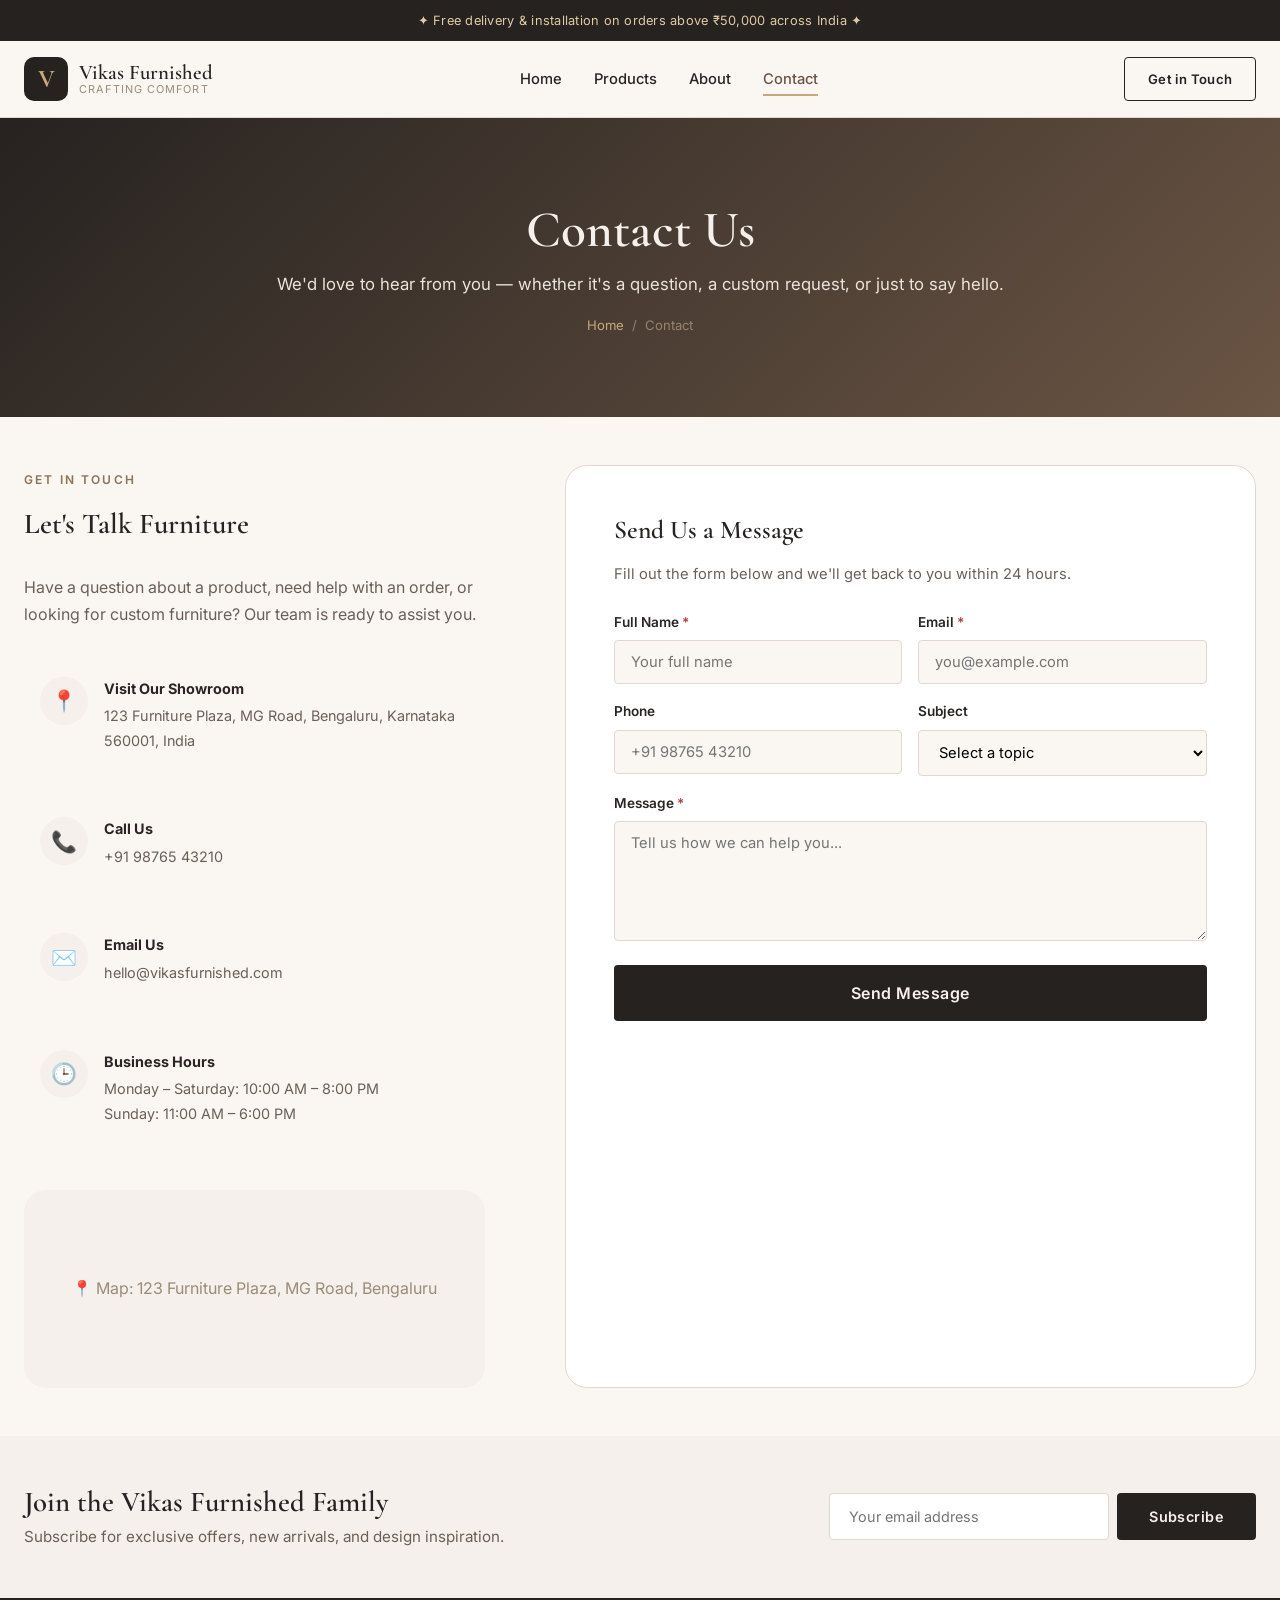
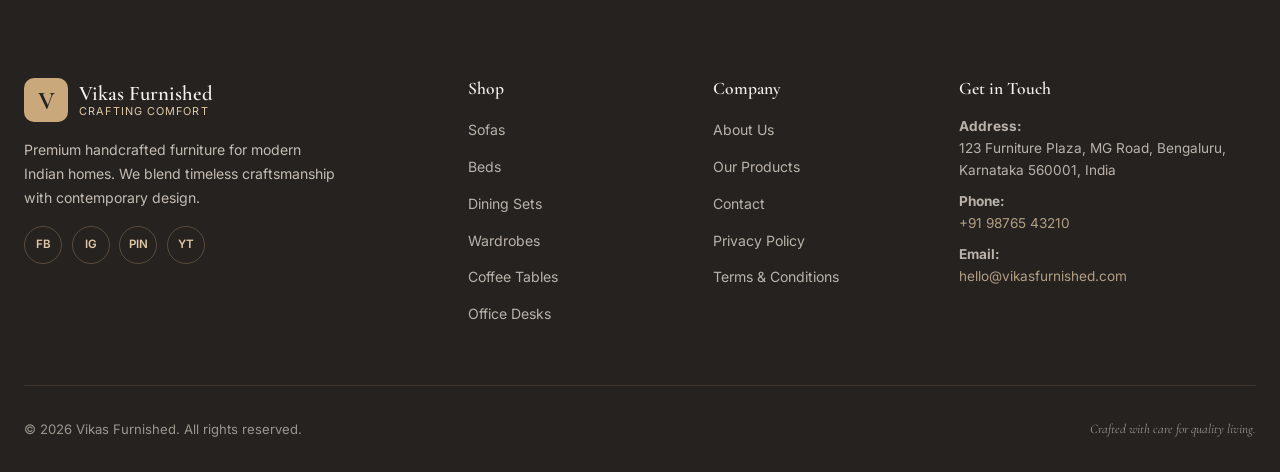
<file: contact.html>
<!DOCTYPE html>
<html lang="en">
<head>
<meta charset="UTF-8">
<meta name="viewport" content="width=device-width, initial-scale=1.0">
<meta name="description" content="Get in touch with Vikas Furnished.">
<meta property="og:title" content="Contact Us — Vikas Furnished">
<meta property="og:type" content="website">
<title>Contact Us — Vikas Furnished</title>
<link rel="icon" href="data:image/svg+xml,<svg xmlns='http://www.w3.org/2000/svg' viewBox='0 0 100 100'><rect width='100' height='100' rx='18' fill='%23262220'/><text x='50' y='68' font-size='52' font-family='Georgia' font-weight='bold' fill='%23c9a87c' text-anchor='middle'>V</text></svg>">
<link rel="preconnect" href="https://fonts.googleapis.com">
<link rel="preconnect" href="https://fonts.gstatic.com" crossorigin>
<link href="https://fonts.googleapis.com/css2?family=Cormorant+Garamond:wght@400;500;600;700&family=Inter:wght@300;400;500;600;700&display=swap" rel="stylesheet">
<link rel="stylesheet" href="assets/css/style.css">
</head>
<body>
<div class="top-bar"><div class="container"><p>✦ Free delivery & installation on orders above ₹50,000 across India ✦</p></div></div>
<header class="site-header" id="siteHeader">
<div class="container header-inner">
<button class="menu-toggle" id="menuToggle" aria-label="Toggle menu" aria-expanded="false"><span></span><span></span><span></span></button>
<a href="index.html" class="logo"><span class="logo-mark">V</span><span class="logo-text"><span class="logo-name">Vikas Furnished</span><span class="logo-tagline">Crafting Comfort</span></span></a>
<nav class="main-nav" id="mainNav" aria-label="Main navigation"><ul>
<li><a href="index.html" class="">Home</a></li>
<li><a href="products.html" class="">Products</a></li>
<li><a href="about.html" class="">About</a></li>
<li><a href="contact.html" class="active">Contact</a></li>
</ul></nav>
<div class="header-actions"><a href="contact.html" class="btn btn-outline btn-sm">Get in Touch</a></div>
</div></header>
<div class="page-banner"><div class="container"><h1>Contact Us</h1><p>We'd love to hear from you — whether it's a question, a custom request, or just to say hello.</p><div class="breadcrumb"><a href="index.html">Home</a><span>/</span><span>Contact</span></div></div></div>
<div class="container"><div class="contact-layout">
<div class="contact-info reveal"><span class="eyebrow">Get in Touch</span><h2>Let's Talk Furniture</h2>
<p style="color:var(--color-text-light);margin-bottom:2rem">Have a question about a product, need help with an order, or looking for custom furniture? Our team is ready to assist you.</p>
<div class="contact-detail"><div class="contact-detail-icon">📍</div><div><strong>Visit Our Showroom</strong><p>123 Furniture Plaza, MG Road, Bengaluru, Karnataka 560001, India</p></div></div>
<div class="contact-detail"><div class="contact-detail-icon">📞</div><div><strong>Call Us</strong><p><a href="tel:+919876543210">+91 98765 43210</a></p></div></div>
<div class="contact-detail"><div class="contact-detail-icon">✉️</div><div><strong>Email Us</strong><p><a href="mailto:hello@vikasfurnished.com">hello@vikasfurnished.com</a></p></div></div>
<div class="contact-detail"><div class="contact-detail-icon">🕒</div><div><strong>Business Hours</strong><p>Monday – Saturday: 10:00 AM – 8:00 PM<br>Sunday: 11:00 AM – 6:00 PM</p></div></div>
<div class="contact-map"><p>📍 Map: 123 Furniture Plaza, MG Road, Bengaluru</p></div>
</div>
<div class="contact-form-wrap reveal reveal-delay-1">
<h2>Send Us a Message</h2>
<p style="color:var(--color-text-light);margin-bottom:1.5rem;font-size:.92rem">Fill out the form below and we'll get back to you within 24 hours.</p>
<div id="formMessage"></div>
<form id="contactForm" onsubmit="return handleContact(event)">
<div class="form-row">
<div class="form-group"><label for="name">Full Name <span class="required">*</span></label><input type="text" id="name" name="name" required placeholder="Your full name"></div>
<div class="form-group"><label for="email">Email <span class="required">*</span></label><input type="email" id="email" name="email" required placeholder="you@example.com"></div>
</div>
<div class="form-row">
<div class="form-group"><label for="phone">Phone</label><input type="tel" id="phone" name="phone" placeholder="+91 98765 43210"></div>
<div class="form-group"><label for="subject">Subject</label><select id="subject" name="subject"><option value="">Select a topic</option><option>Product Enquiry</option><option>Custom Order</option><option>Delivery</option><option>Warranty</option><option>General</option></select></div>
</div>
<div class="form-group"><label for="message">Message <span class="required">*</span></label><textarea id="message" name="message" required placeholder="Tell us how we can help you..."></textarea></div>
<button type="submit" class="btn btn-primary btn-lg" style="width:100%">Send Message</button>
</form></div>
</div></div>
<script>
function handleContact(e){
  e.preventDefault();
  var msg=document.getElementById('formMessage');
  msg.className='form-message success';
  msg.textContent='✅ Thank you! Your message has been received. We will get back to you within 24 hours.';
  document.getElementById('contactForm').reset();
  return false;
}
</script>

<section class="newsletter"><div class="container"><div class="newsletter-inner">
<div class="newsletter-text"><h2>Join the Vikas Furnished Family</h2><p>Subscribe for exclusive offers, new arrivals, and design inspiration.</p></div>
<form class="newsletter-form" action="contact.html"><input type="email" name="newsletter_email" placeholder="Your email address" required><button type="submit" class="btn btn-primary">Subscribe</button></form>
</div></div></section>
<footer class="site-footer"><div class="container"><div class="footer-grid">
<div class="footer-col footer-brand">
<a href="index.html" class="logo logo-footer"><span class="logo-mark">V</span><span class="logo-text"><span class="logo-name">Vikas Furnished</span><span class="logo-tagline">Crafting Comfort</span></span></a>
<p class="footer-about">Premium handcrafted furniture for modern Indian homes. We blend timeless craftsmanship with contemporary design.</p>
<div class="social-links"><a href="#" aria-label="Facebook">FB</a><a href="#" aria-label="Instagram">IG</a><a href="#" aria-label="Pinterest">PIN</a><a href="#" aria-label="YouTube">YT</a></div>
</div>
<div class="footer-col"><h3>Shop</h3><ul class="footer-links"><li><a href="products.html?category=sofas">Sofas</a></li><li><a href="products.html?category=beds">Beds</a></li><li><a href="products.html?category=dining-sets">Dining Sets</a></li><li><a href="products.html?category=wardrobes">Wardrobes</a></li><li><a href="products.html?category=coffee-tables">Coffee Tables</a></li><li><a href="products.html?category=office-desks">Office Desks</a></li></ul></div>
<div class="footer-col"><h3>Company</h3><ul class="footer-links">
<li><a href="about.html">About Us</a></li><li><a href="products.html">Our Products</a></li><li><a href="contact.html">Contact</a></li><li><a href="privacy.html">Privacy Policy</a></li><li><a href="terms.html">Terms & Conditions</a></li>
</ul></div>
<div class="footer-col"><h3>Get in Touch</h3><ul class="footer-contact">
<li><strong>Address:</strong><br>123 Furniture Plaza, MG Road, Bengaluru, Karnataka 560001, India</li>
<li><strong>Phone:</strong><br><a href="tel:+919876543210">+91 98765 43210</a></li>
<li><strong>Email:</strong><br><a href="mailto:hello@vikasfurnished.com">hello@vikasfurnished.com</a></li>
</ul></div>
</div>
<div class="footer-bottom"><p>&copy; 2026 Vikas Furnished. All rights reserved.</p><p class="footer-credits">Crafted with care for quality living.</p></div>
</div></footer>
<button class="back-to-top" id="backToTop" aria-label="Back to top"><svg width="20" height="20" viewBox="0 0 24 24" fill="none" stroke="currentColor" stroke-width="2.5"><path d="M12 19V5M5 12l7-7 7 7"/></svg></button>
<script src="assets/js/main.js"></script>
</body></html>
</file>
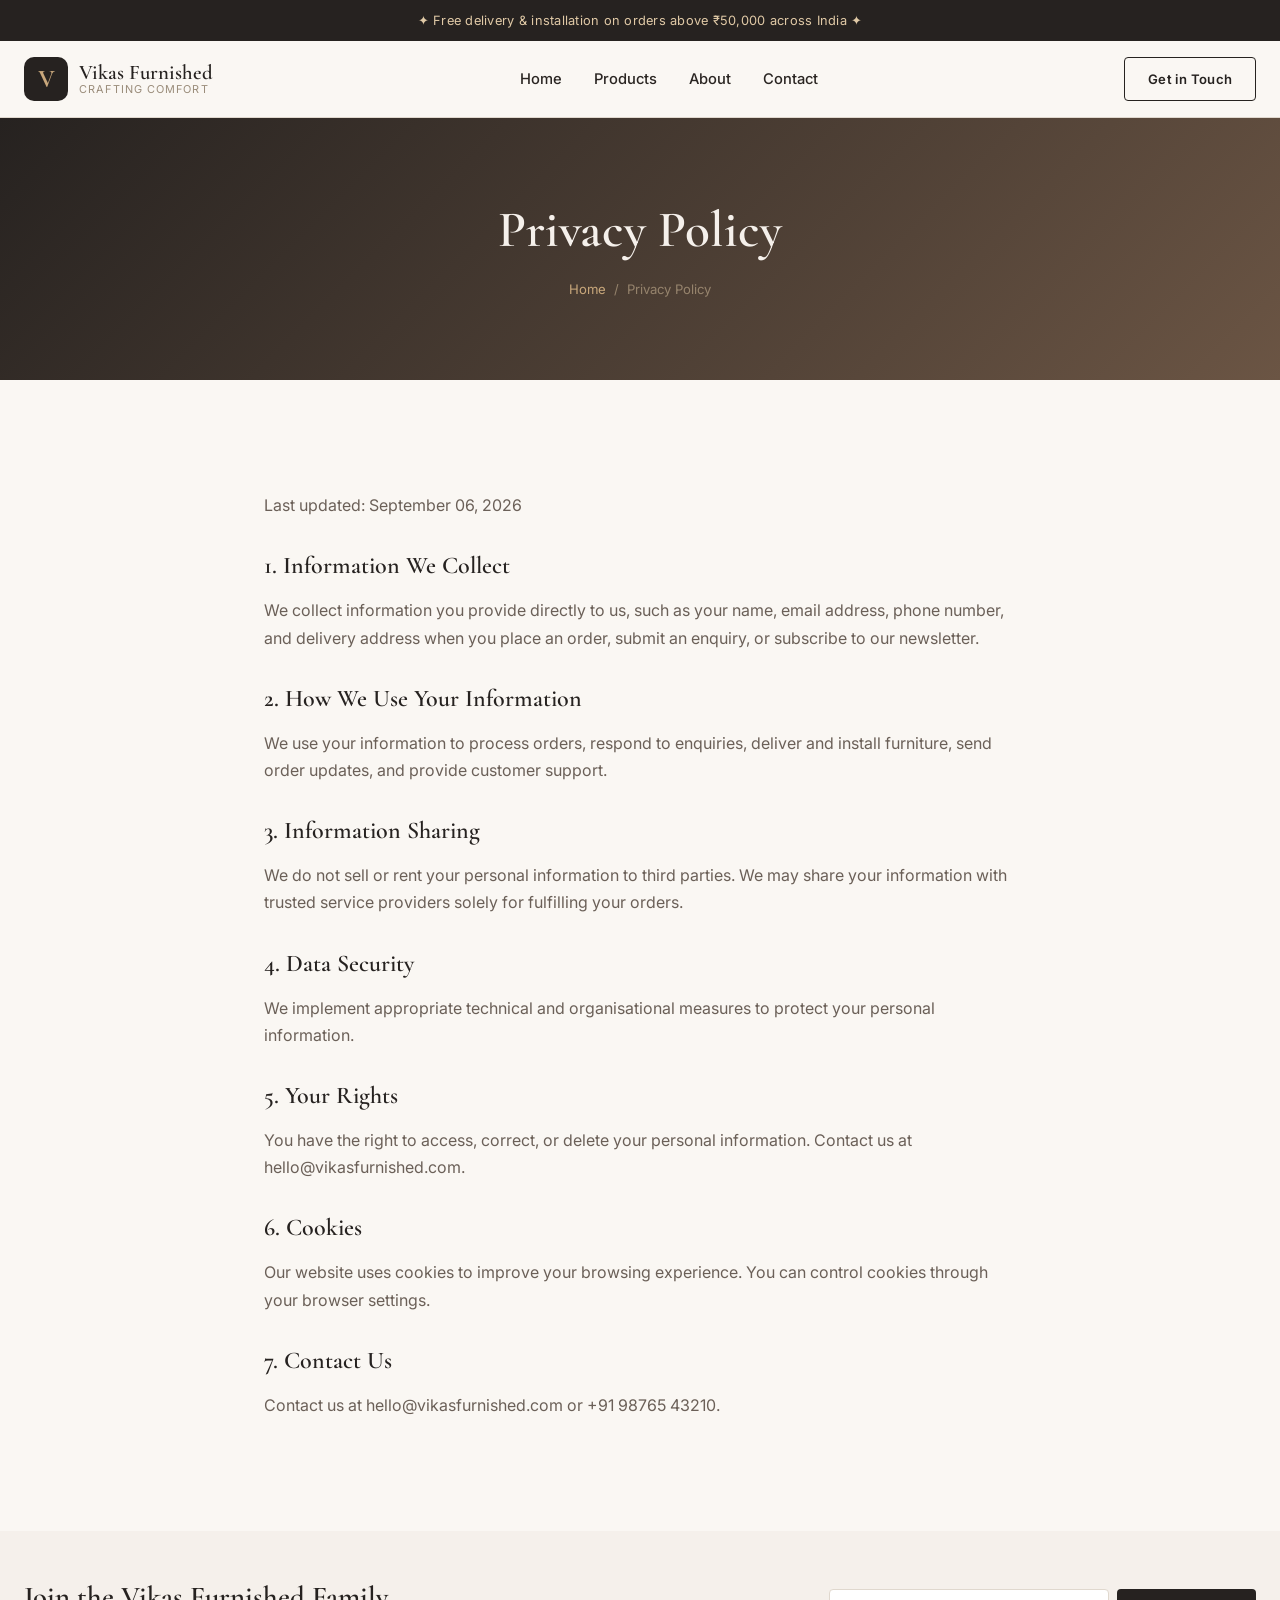
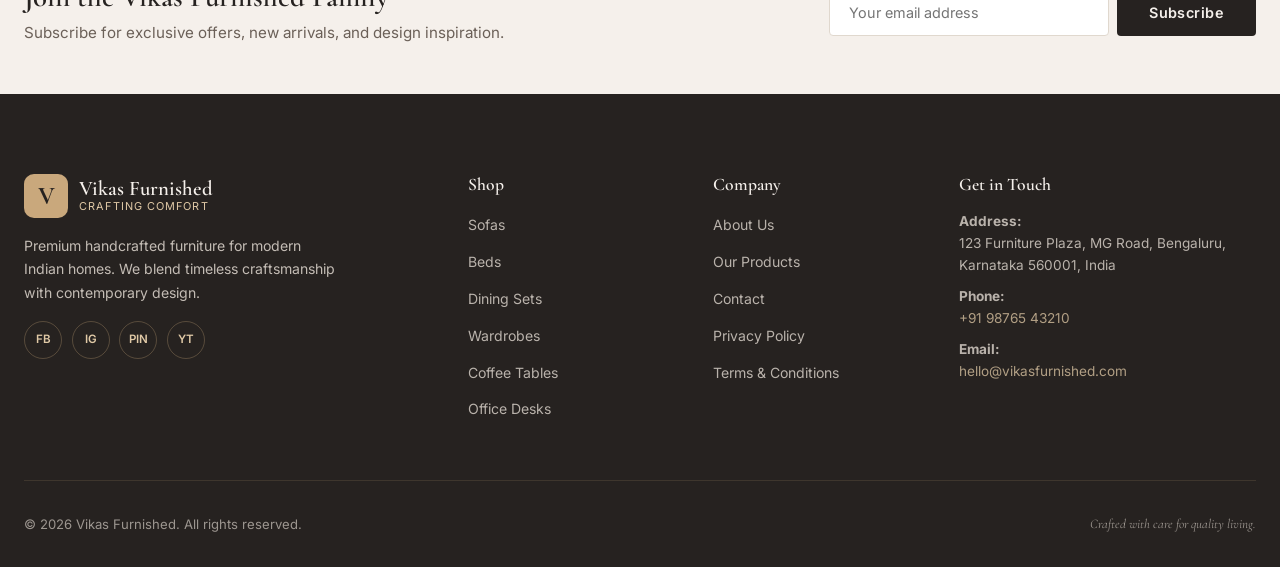
<file: privacy.html>
<!DOCTYPE html>
<html lang="en">
<head>
<meta charset="UTF-8">
<meta name="viewport" content="width=device-width, initial-scale=1.0">
<meta name="description" content="Privacy Policy for Vikas Furnished.">
<meta property="og:title" content="Privacy Policy — Vikas Furnished">
<meta property="og:type" content="website">
<title>Privacy Policy — Vikas Furnished</title>
<link rel="icon" href="data:image/svg+xml,<svg xmlns='http://www.w3.org/2000/svg' viewBox='0 0 100 100'><rect width='100' height='100' rx='18' fill='%23262220'/><text x='50' y='68' font-size='52' font-family='Georgia' font-weight='bold' fill='%23c9a87c' text-anchor='middle'>V</text></svg>">
<link rel="preconnect" href="https://fonts.googleapis.com">
<link rel="preconnect" href="https://fonts.gstatic.com" crossorigin>
<link href="https://fonts.googleapis.com/css2?family=Cormorant+Garamond:wght@400;500;600;700&family=Inter:wght@300;400;500;600;700&display=swap" rel="stylesheet">
<link rel="stylesheet" href="assets/css/style.css">
</head>
<body>
<div class="top-bar"><div class="container"><p>✦ Free delivery & installation on orders above ₹50,000 across India ✦</p></div></div>
<header class="site-header" id="siteHeader">
<div class="container header-inner">
<button class="menu-toggle" id="menuToggle" aria-label="Toggle menu" aria-expanded="false"><span></span><span></span><span></span></button>
<a href="index.html" class="logo"><span class="logo-mark">V</span><span class="logo-text"><span class="logo-name">Vikas Furnished</span><span class="logo-tagline">Crafting Comfort</span></span></a>
<nav class="main-nav" id="mainNav" aria-label="Main navigation"><ul>
<li><a href="index.html" class="">Home</a></li>
<li><a href="products.html" class="">Products</a></li>
<li><a href="about.html" class="">About</a></li>
<li><a href="contact.html" class="">Contact</a></li>
</ul></nav>
<div class="header-actions"><a href="contact.html" class="btn btn-outline btn-sm">Get in Touch</a></div>
</div></header>
<div class="page-banner"><div class="container"><h1>Privacy Policy</h1><div class="breadcrumb"><a href="index.html">Home</a><span>/</span><span>Privacy Policy</span></div></div></div>
<div class="section"><div class="container" style="max-width:800px">
<p style="color:var(--color-text-light);margin-bottom:2rem">Last updated: September 06, 2026</p>
<h2 style="margin-bottom:1rem">1. Information We Collect</h2><p style="color:var(--color-text-light);margin-bottom:2rem">We collect information you provide directly to us, such as your name, email address, phone number, and delivery address when you place an order, submit an enquiry, or subscribe to our newsletter.</p>
<h2 style="margin-bottom:1rem">2. How We Use Your Information</h2><p style="color:var(--color-text-light);margin-bottom:2rem">We use your information to process orders, respond to enquiries, deliver and install furniture, send order updates, and provide customer support.</p>
<h2 style="margin-bottom:1rem">3. Information Sharing</h2><p style="color:var(--color-text-light);margin-bottom:2rem">We do not sell or rent your personal information to third parties. We may share your information with trusted service providers solely for fulfilling your orders.</p>
<h2 style="margin-bottom:1rem">4. Data Security</h2><p style="color:var(--color-text-light);margin-bottom:2rem">We implement appropriate technical and organisational measures to protect your personal information.</p>
<h2 style="margin-bottom:1rem">5. Your Rights</h2><p style="color:var(--color-text-light);margin-bottom:2rem">You have the right to access, correct, or delete your personal information. Contact us at hello@vikasfurnished.com.</p>
<h2 style="margin-bottom:1rem">6. Cookies</h2><p style="color:var(--color-text-light);margin-bottom:2rem">Our website uses cookies to improve your browsing experience. You can control cookies through your browser settings.</p>
<h2 style="margin-bottom:1rem">7. Contact Us</h2><p style="color:var(--color-text-light)">Contact us at hello@vikasfurnished.com or +91 98765 43210.</p>
</div></div>

<section class="newsletter"><div class="container"><div class="newsletter-inner">
<div class="newsletter-text"><h2>Join the Vikas Furnished Family</h2><p>Subscribe for exclusive offers, new arrivals, and design inspiration.</p></div>
<form class="newsletter-form" action="contact.html"><input type="email" name="newsletter_email" placeholder="Your email address" required><button type="submit" class="btn btn-primary">Subscribe</button></form>
</div></div></section>
<footer class="site-footer"><div class="container"><div class="footer-grid">
<div class="footer-col footer-brand">
<a href="index.html" class="logo logo-footer"><span class="logo-mark">V</span><span class="logo-text"><span class="logo-name">Vikas Furnished</span><span class="logo-tagline">Crafting Comfort</span></span></a>
<p class="footer-about">Premium handcrafted furniture for modern Indian homes. We blend timeless craftsmanship with contemporary design.</p>
<div class="social-links"><a href="#" aria-label="Facebook">FB</a><a href="#" aria-label="Instagram">IG</a><a href="#" aria-label="Pinterest">PIN</a><a href="#" aria-label="YouTube">YT</a></div>
</div>
<div class="footer-col"><h3>Shop</h3><ul class="footer-links"><li><a href="products.html?category=sofas">Sofas</a></li><li><a href="products.html?category=beds">Beds</a></li><li><a href="products.html?category=dining-sets">Dining Sets</a></li><li><a href="products.html?category=wardrobes">Wardrobes</a></li><li><a href="products.html?category=coffee-tables">Coffee Tables</a></li><li><a href="products.html?category=office-desks">Office Desks</a></li></ul></div>
<div class="footer-col"><h3>Company</h3><ul class="footer-links">
<li><a href="about.html">About Us</a></li><li><a href="products.html">Our Products</a></li><li><a href="contact.html">Contact</a></li><li><a href="privacy.html">Privacy Policy</a></li><li><a href="terms.html">Terms & Conditions</a></li>
</ul></div>
<div class="footer-col"><h3>Get in Touch</h3><ul class="footer-contact">
<li><strong>Address:</strong><br>123 Furniture Plaza, MG Road, Bengaluru, Karnataka 560001, India</li>
<li><strong>Phone:</strong><br><a href="tel:+919876543210">+91 98765 43210</a></li>
<li><strong>Email:</strong><br><a href="mailto:hello@vikasfurnished.com">hello@vikasfurnished.com</a></li>
</ul></div>
</div>
<div class="footer-bottom"><p>&copy; 2026 Vikas Furnished. All rights reserved.</p><p class="footer-credits">Crafted with care for quality living.</p></div>
</div></footer>
<button class="back-to-top" id="backToTop" aria-label="Back to top"><svg width="20" height="20" viewBox="0 0 24 24" fill="none" stroke="currentColor" stroke-width="2.5"><path d="M12 19V5M5 12l7-7 7 7"/></svg></button>
<script src="assets/js/main.js"></script>
</body></html>
</file>
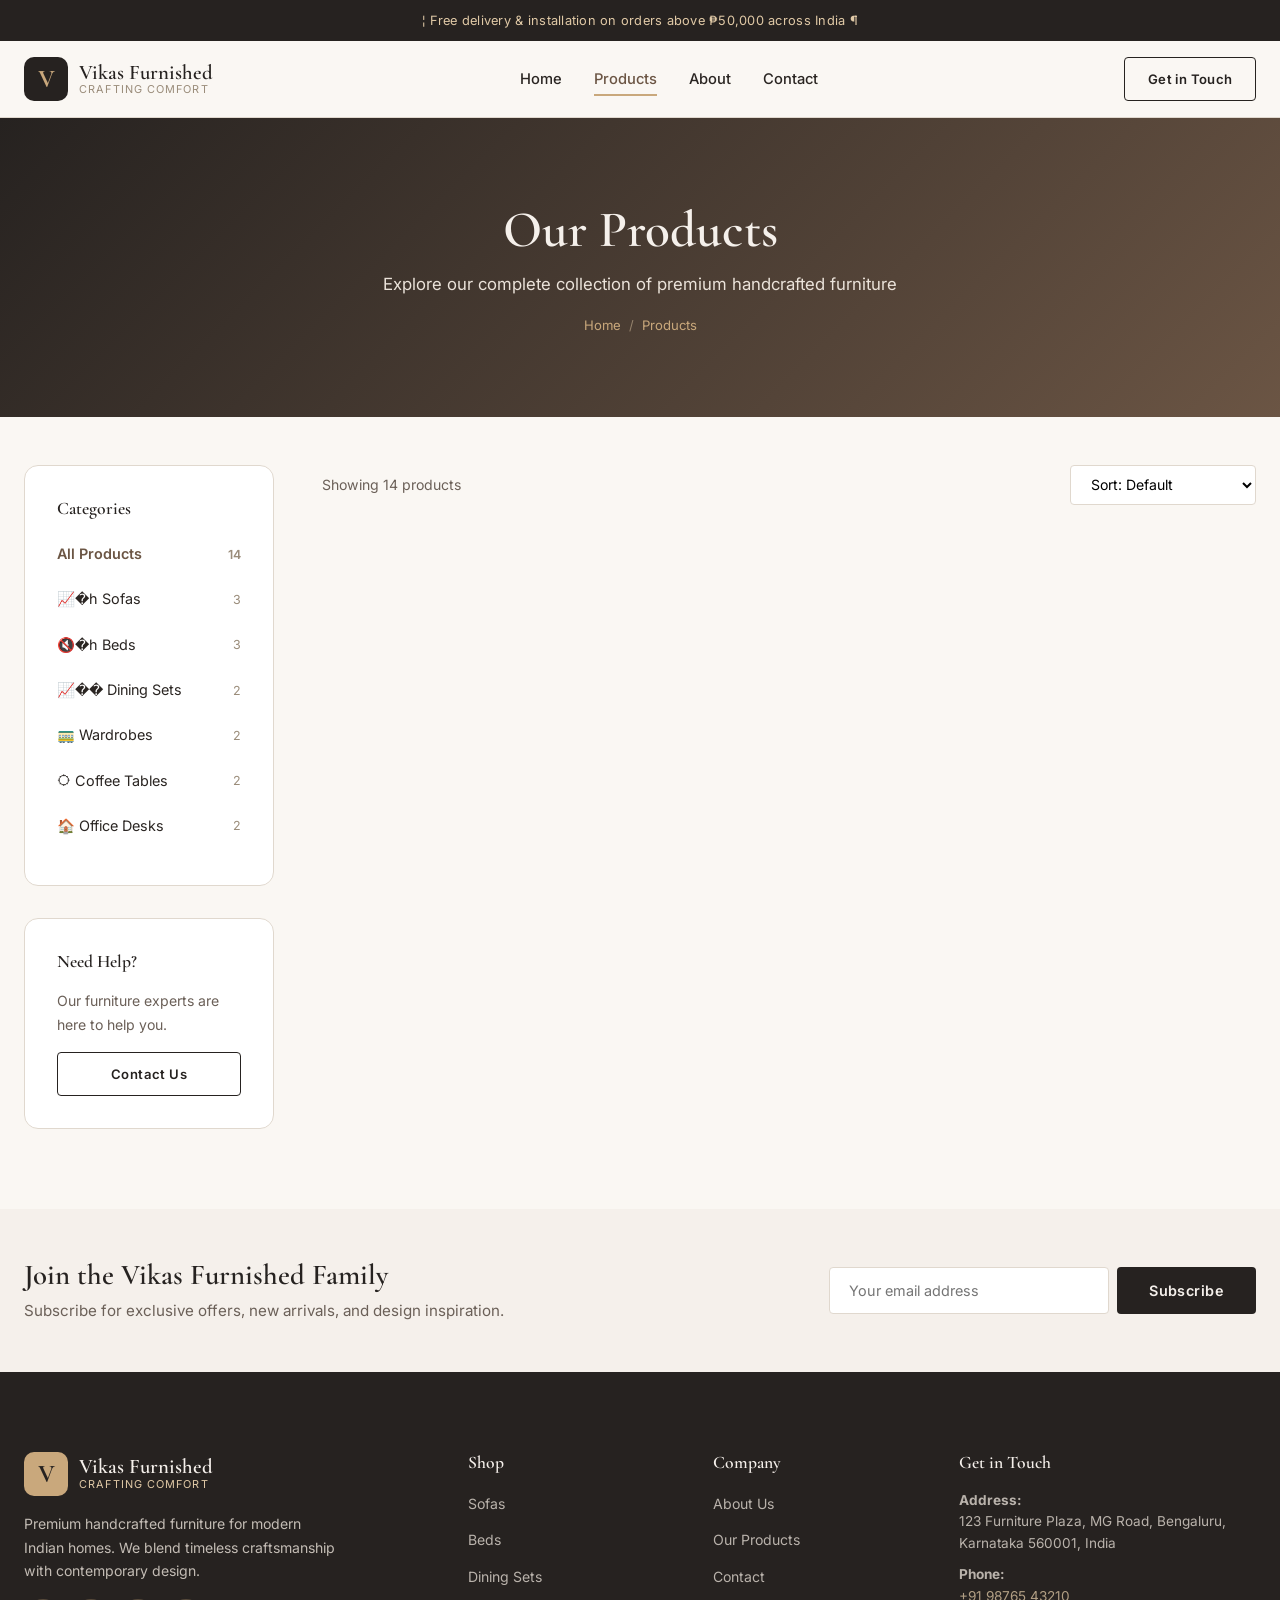
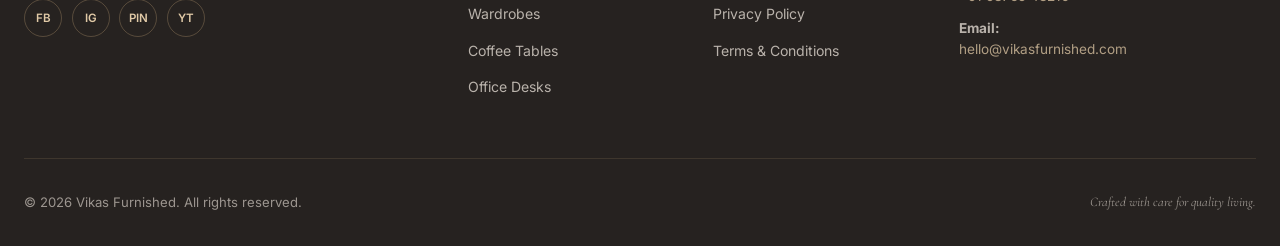
<file: products.html>
<!DOCTYPE html>
<html lang="en">
<head>
<meta charset="UTF-8">
<meta name="viewport" content="width=device-width, initial-scale=1.0">
<meta name="description" content="Browse the complete collection of premium furniture at Vikas Furnished.">
<meta property="og:title" content="All Products — Vikas Furnished">
<meta property="og:type" content="website">
<title>All Products — Vikas Furnished</title>
<link rel="icon" href="data:image/svg+xml,<svg xmlns='http://www.w3.org/2000/svg' viewBox='0 0 100 100'><rect width='100' height='100' rx='18' fill='%23262220'/><text x='50' y='68' font-size='52' font-family='Georgia' font-weight='bold' fill='%23c9a87c' text-anchor='middle'>V</text></svg>">
<link rel="preconnect" href="https://fonts.googleapis.com">
<link rel="preconnect" href="https://fonts.gstatic.com" crossorigin>
<link href="https://fonts.googleapis.com/css2?family=Cormorant+Garamond:wght@400;500;600;700&family=Inter:wght@300;400;500;600;700&display=swap" rel="stylesheet">
<link rel="stylesheet" href="assets/css/style.css">
</head>
<body>
<div class="top-bar"><div class="container"><p>¦ Free delivery & installation on orders above ₱50,000 across India ¶</p></div></div>
<header class="site-header" id="siteHeader">
<div class="container header-inner">
<button class="menu-toggle" id="menuToggle" aria-label="Toggle menu" aria-expanded="false"><span></span><span></span><span></span></button>
<a href="index.html" class="logo"><span class="logo-mark">V</span><span class="logo-text"><span class="logo-name">Vikas Furnished</span><span class="logo-tagline">Crafting Comfort</span></span></a>
<nav class="main-nav" id="mainNav" aria-label="Main navigation"><ul>
<li><a href="index.html" class="">Home</a></li>
<li><a href="products.html" class="active">Products</a></li>
<li><a href="about.html" class="">About</a></li>
<li><a href="contact.html" class="">Contact</a></li>
</ul></nav>
<div class="header-actions"><a href="contact.html" class="btn btn-outline btn-sm">Get in Touch</a></div>
</div></header>
<div class="page-banner"><div class="container"><h1>Our Products</h1><p>Explore our complete collection of premium handcrafted furniture</p><div class="breadcrumb"><a href="index.html">Home</a><span>/</span><a href="products.html">Products</a></div></div></div>
<div class="container"><div class="products-layout">
<aside class="products-sidebar"><div class="sidebar-block"><h3>Categories</h3><ul class="filter-list"><li><a href="products.html" class="active">All Products <span class="count">14</span></a></li><li><a href="products.html?category=sofas">📈�h Sofas <span class="count">3</span></a></li><li><a href="products.html?category=beds">🔇�h Beds <span class="count">3</span></a></li><li><a href="products.html?category=dining-sets">📈�� Dining Sets <span class="count">2</span></a></li><li><a href="products.html?category=wardrobes">🚃 Wardrobes <span class="count">2</span></a></li><li><a href="products.html?category=coffee-tables">🌣 Coffee Tables <span class="count">2</span></a></li><li><a href="products.html?category=office-desks">🏠 Office Desks <span class="count">2</span></a></li></ul></div>
<div class="sidebar-block"><h3>Need Help?</h3><p style="font-size:.88rem;color:var(--color-text-light);margin-bottom:1rem">Our furniture experts are here to help you.</p><a href="contact.html" class="btn btn-outline btn-sm" style="width:100%">Contact Us</a></div></aside>
<div class="products-main">
<div class="products-toolbar"><span class="products-count">Showing 14 products</span>
<select id="sortSelect"><option value="default">Sort: Default</option><option value="price-low">Price: Low to High</option><option value="price-high">Price: High to Low</option><option value="rating">Rating: Highest First</option><option value="name">Name: A to Z</option></select>
</div>
<div class="product-grid" id="productGrid"></div>
</div></div></div>
<script>
var VF_PRODUCTS=[{"id": 1, "name": "Aurelia 3-Seater Sofa", "slug": "aurelia-3-seater-sofa", "category_id": 1, "category_name": "Sofas", "price": 54999, "old_price": 64999, "badge": "Bestseller", "rating": 4.8, "reviews": 124, "description": "A luxurious 3-seater sofa with high-density foam, premium fabric uphohstery, and solid wood frame. The Aurelia combines timeless elegance with everyday comfort.", "features": ["Premium fabric upholstery", "High-density foam cushioning", "Solid sheesham wood frame", "5-year frame warranty"], "image": "sofa-aurelia"}, {"id": 2, "name": "Verona L-Shaped Sofa", "slug": "verona-l-shaped-sofa", "category_id": 1, "category_name": "Sofas", "price": 78999, "old_price": null, "badge": "New", "rating": 4.7, "reviews": 89, "description": "A spacious L-shaped sectional sofa perfect for modern living rooms. Features reversible chaise and stain-resistant fabric.", "features": ["Reversible chaise", "Stain-resistant fabric", "Modular design", "Removable washable covers"], "image": "sofa-verona"}, {"id": 3, "name": "Milano 2-Seater Recliner", "slug": "milano-2-seater-recliner", "category_id": 1, "category_name": "Sofas", "price": 62999, "old_price": 72999, "badge": "Sale", "rating": 4.6, "reviews": 67, "description": "Electric recliner sofa with adjustable headrests and USB charging ports. Italian-inspired design meets modern technology.", "features": ["Electric recline mechanism", "Built-in USB ports", "Adjustable headrests", "Top-grain leather"], "image": "sofa-milano"}, {"id": 4, "name": "Regal Queen Bed", "slug": "regal-queen-bed", "category_id": 2, "category_name": "Beds", "price": 39999, "old_price": 44999, "badge": "Bestseller", "rating": 4.9, "reviews": 203, "description": "A majestic queen-sized bed with tufted headboard and solid wood construction. The Regal brings hotel-grade luxury to your bedroom.", "features": ["Tufted fabric headboard", "Solid sheesham wood", "Queen size (60x78)", "Storage box included"], "image": "bed-regal"}, {"id": 5, "name": "Serene King Bed", "slug": "serene-king-bed", "category_id": 2, "category_name": "Beds", "price": 49999, "old_price": null, "badge": null, "rating": 4.7, "reviews": 145, "description": "A minimalist king-sized bed with clean lines and a low-profile headboard. Crafted from premium teak wood.", "features": ["Premium teak wood", "Low-profile headboard", "King size (72x78)", "Natural finish"], "image": "bed-serene"}, {"id": 6, "name": "Canopy Poster Bed", "slug": "canopy-poster-bed", "category_id": 2, "category_name": "Beds", "price": 67999, "old_price": 79999, "badge": "Premium", "rating": 4.8, "reviews": 56, "description": "A stunning four-poster canopy bed that transforms any bedroom into a luxury suite. Hand-carved detailing throughout.", "features": ["Four-poster canopy", "Hand-carved detailing", "Solid mango wood", "King size"], "image": "bed-canopy"}, {"id": 7, "name": "Heritage 6-Seater Dining Set", "slug": "heritage-6-seater-dining-set", "category_id": 3, "category_name": "Dining Sets", "price": 45999, "old_price": 52999, "badge": "Bestseller", "rating": 4.7, "reviews": 178, "description": "A complete 6-seater dining set with upholstered chairs and a sturdy solid wood table. Perfect for family gatherings.", "features": ["6 upholstered chairs", "Solid wood table", "Seats up to 6", "Easy assembly"], "image": "dining-heritage"}, {"id": 8, "name": "Nordic 4-Seater Dining Set", "slug": "nordic-4-seater-dining-set", "category_id": 3, "category_name": "Dining Sets", "price": 32999, "old_price": null, "badge": "New", "rating": 4.6, "reviews": 92, "description": "Scandinavian-inspired dining set with clean lines, tapered legs, and a natural oak finish.", "features": ["Scandinavian design", "Natural oak finish", "4 comfortable chairs", "Tapered solid wood legs"], "image": "dining-nordic"}, {"id": 9, "name": "Aria 3-Door Wardrobe", "slug": "aria-3-door-wardrobe", "category_id": 4, "category_name": "Wardrobes", "price": 38999, "old_price": 44999, "badge": "Sale", "rating": 4.5, "reviews": 110, "description": "A spacious 3-door wardrobe with mirror, multiple shelves, and a dedicated hanging section.", "features": ["Full-length mirror", "Adjustable shelves", "Soft-close hinges", "3 spacious doors"], "image": "wardrobe-aria"}, {"id": 10, "name": "Classic 2-Door Wardrobe", "slug": "classic-2-door-wardrobe", "category_id": 4, "category_name": "Wardrobes", "price": 24999, "old_price": null, "badge": null, "rating": 4.4, "reviews": 87, "description": "A compact 2-door wardrobe ideal for smaller bedrooms. Maximizes storage without compromising on style.", "features": ["Compact 2-door design", "Internal shelves", "Lockable doors", "MDF construction"], "image": "wardrobe-classic"}, {"id": 11, "name": "Onyx Round Coffee Table", "slug": "onyx-round-coffee-table", "category_id": 5, "category_name": "Coffee Tables", "price": 18999, "old_price": 22999, "badge": "Bestseller", "rating": 4.6, "reviews": 134, "description": "A striking round coffee table with a marble top and matte black metal base. A true statement piece.", "features": ["Marble tabletop", "Matte black metal base", "Round design", "Scratch-resistant surface"], "image": "coffee-onyx"}, {"id": 12, "name": "Rustic Wooden Coffee Table", "slug": "rustic-wooden-coffee-table", "category_id": 5, "category_name": "Coffee Tables", "price": 14999, "old_price": null, "badge": null, "rating": 4.3, "reviews": 76, "description": "A rustic coffee table made from reclaimed wood with a natural grain finish and lower shelf for storage.", "features": ["Reclaimed wood", "Natural grain finish", "Lower storage shelf", "Solid wood construction"], "image": "coffee-rustic"}, {"id": 13, "name": "Exec Pro Office Desk", "slug": "exec-pro-office-desk", "category_id": 6, "category_name": "Office Desks", "price": 21999, "old_price": 25999, "badge": "New", "rating": 4.7, "reviews": 65, "description": "A professional office desk with built-in cable management, drawers, and a spacious work surface.", "features": ["Built-in cable management", "3 storage drawers", "Laminated surface", "Ergonomic height"], "image": "desk-exec-pro"}, {"id": 14, "name": "Minimal Standing Desk", "slug": "minimal-standing-desk", "category_id": 6, "category_name": "Office Desks", "price": 34999, "old_price": 39999, "badge": "Premium", "rating": 4.8, "reviews": 43, "description": "An electric height-adjustable standing desk with memory presets and a bamboo top.", "features": ["Electric height adjustment", "4 memory presets", "Bamboo tabletop", "Anti-collision sensor"], "image": "desk-minimal"}];
var VF_CATMAP={"sofas": 1, "beds": 2, "dining-sets": 3, "wardrobes": 4, "coffee-tables": 5, "office-desks": 6};
var params=new URLSearchParams(location.search);var catSlug=params.get('category');
function fmtP(a){return '⏋'+a.toLocaleString('en-IN')}
function phI(n,w,h){w=w||600;h=h||400;var d=n.replace(/-/g,' ').replace(/\b\w/g,c=>c.toUpperCase());var s='<svg xmlns="http://www.w3.org/2000/svg" width="'+w+'" height="'+h+'" viewBox="0 0 '+w+' '+h+'"><rect width="'+w+'" height="'+h+'" fill="#f5f0eb"/><circle cx="'+(w/2)+'" cy="'+Math.floor(h*.38)+'" r="36" fill="#8b7355" opacity=".12"/><text x="50%" y="92%" text-anchor="middle" font-family="Georgia" font-size="13" fill="#9a8c7a" opacity=".6">'+d+'</text></svg>';return 'data:image/svg+xml;base64,'+btoa(s)}
function st(r){var f=Math.floor(r),h=(r-f)>=.5,s='';for(var i=1;i<=5;i++){if(i<=f)s+='<span class="star star-full">⌓</span>';else if(h&&i==f+1)s+='<span class="star star-half">⌓</span>';else s+='<span class="star star-empty">⌓</span>''}return '<div class="stars">'+s+'</div>'}
function rc(p){var bm={'Bestseller':'badge-bestseller','New':'badge-new','Sale':'badge-sale','Premium':'badge-premium'},bc=bm[p.badge]||'badge-default',bh=p.badge?'<span class="badge '+bc+'">'+p.badge+'</span>':'',dh='';if(p.old_price&&p.old_price>p.price){var pct=Math.round((1-p.price/p.old_price)*100);dh='<span class="price-old">'+fmtP(p.old_price)+'</span><span class="price-discount">'+pct+'% off</span>'}return '<article class="product-card"><a href="products/'+p.slug+'.html" class="product-card-link"><div class="product-image">'+bh+'<img src="'+phI(p.image)+'" alt="'+p.name+'" loading="lazy"><div class="product-image-overlay"><span class="view-details">View Details →</span></div></div><div class="product-info"><span class="product-category">'+p.category_name+'</span><h3 class="product-name">'+p.name+'</h3><div class="product-rating">'+st(p.rating)+'<span class="review-count">('+p.reviews+')</span></div><div class="product-price"><span class="price-current">'+fmtP(p.price)+'</span>'+dh+'</div></div></a></article>'}
function render(items){var g=document.getElementById('productGrid');if(!items.length){g.innerHTML='<div class="empty-state"><h3>No products found</h3><a href="products.html" class="btn btn-primary" style="margin-top:1rem">View All</a></div>';return}g.innerHTML=items.map(function(p,i){return '<div class="reveal reveal-delay-'+((i%4)+1)+'">'+rc(p)+'</div>'}).join('');document.querySelector('.products-count').textContent='Showing '+items.length+' product'+(items.length!=1?'s':'')}
function go(){var f=VF_PRODUCTS;if(catSlug&&VF_CATMAP[catSlug])f=f.filter(function(p){return p.category_id==VF_CATMAP[catSlug]});var s=document.getElementById('sortSelect').value;if(s=='price-low')f.sort(function(a,b){return a.price-b.price});else if(s=='price-high')f.sort(function(a,b){return b.price-a.price});else if(s=='rating')f.sort(function(a,b){return b.rating-a.rating});else if(s=='name')f.sort(function(a,b){return a.name.localeCompare(b.name)});render(f)}
document.getElementById('sortSelect').addEventListener('change',gw);
if(catSlug)document.querySelectorAll('.filter-list a').forEach(function(a){if(a.href.includes('category='+catSlug))a.classList.add('active');else a.classList.remove('active')});
go();
</script>
<section class="newsletter"><div class="container"><div class="newsletter-inner">
<div class="newsletter-text"><h2>Join the Vikas Furnished Family</h2><p>Subscribe for exclusive offers, new arrivals, and design inspiration.</p></div>
<form class="newsletter-form" action="contact.html"><input type="email" name="newsletter_email" placeholder="Your email address" required><button type="submit" class="btn btn-primary">Subscribe</button></form>
</div></div></section>
<footer class="site-footer"><div class="container"><div class="footer-grid">
<div class="footer-col footer-brand">
<a href="index.html" class="logo logo-footer"><span class="logo-mark">V</span><span class="logo-text"><span class="logo-name">Vikas Furnished</span><span class="logo-tagline">Crafting Comfort</span></span></a>
<p class="footer-about">Premium handcrafted furniture for modern Indian homes. We blend timeless craftsmanship with contemporary design.</p>
<div class="social-links"><a href="#" aria-label="Facebook">FB</a><a href="#" aria-label="Instagram">IG</a><a href="#" aria-label="Pinterest">PIN</a><a href="#" aria-label="YouTube">YT</a></div>
</div>
<div class="footer-col"><h3>Shop</h3><ul class="footer-links"><li><a href="products.html?category=sofas">Sofas</a></li><li><a href="products.html?category=beds">Beds</a></li><li><a href="products.html?category=dining-sets">Dining Sets</a></li><li><a href="products.html?category=wardrobes">Wardrobes</a></li><li><a href="products.html?category=coffee-tables">Coffee Tables</a></li><li><a href="products.html?category=office-desks">Office Desks</a></li></ul></div>
<div class="footer-col"><h3>Company</h3><ul class="footer-links">
<li><a href="about.html">About Us</a></li><li><a href="products.html">Our Products</a></li><li><a href="contact.html">Contact</a></li><li><a href="privacy.html">Privacy Policy</a></li><li><a href="terms.html">Terms & Conditions</a></li>
</ul></div>
<div class="footer-col"><h3>Get in Touch</h3><ul class="footer-contact">
<li><strong>Address:</strong><br>123 Furniture Plaza, MG Road, Bengaluru, Karnataka 560001, India</li>
<li><strong>Phone:</strong><br><a href="tel:+919876543210">+91 98765 43210</a></li>
<li><strong>Email:</strong><br><a href="mailto:hello@vikasfurnished.com">hello@vikasfurnished.com</a></li>
</ul></div>
</div>
<div class="footer-bottom"><p>&copy; 2026 Vikas Furnished. All rights reserved.</p><p class="footer-credits">Crafted with care for quality living.</p></div>
</div></footer>
<button class="back-to-top" id="backToTop" aria-label="Back to top"><svg width="20" height="20" viewBox="0 0 24 24" fill="none" stroke="currentColor" stroke-width="2.5"><path d="M12 19V5M5 12l7-7 7 7"/></svg></button>
<script src="assets/js/main.js"></script>
</body></html>
</file>
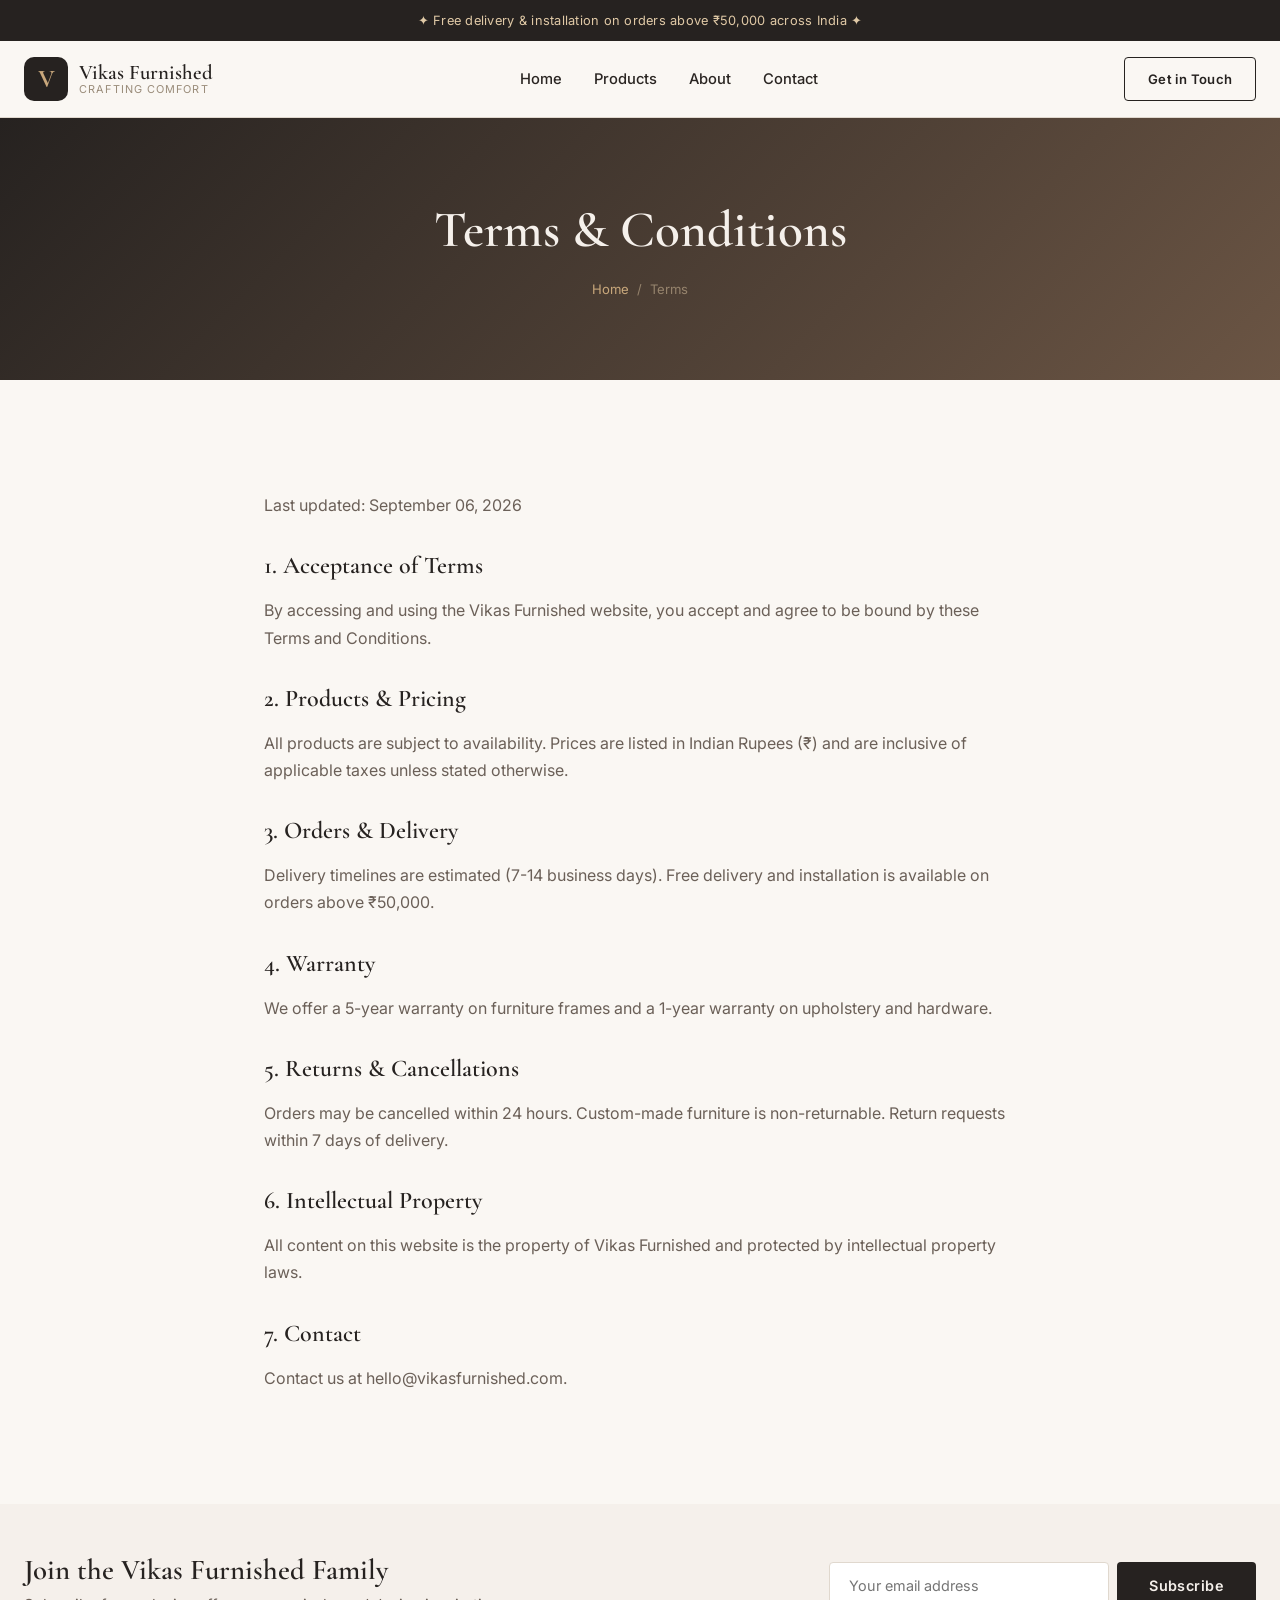
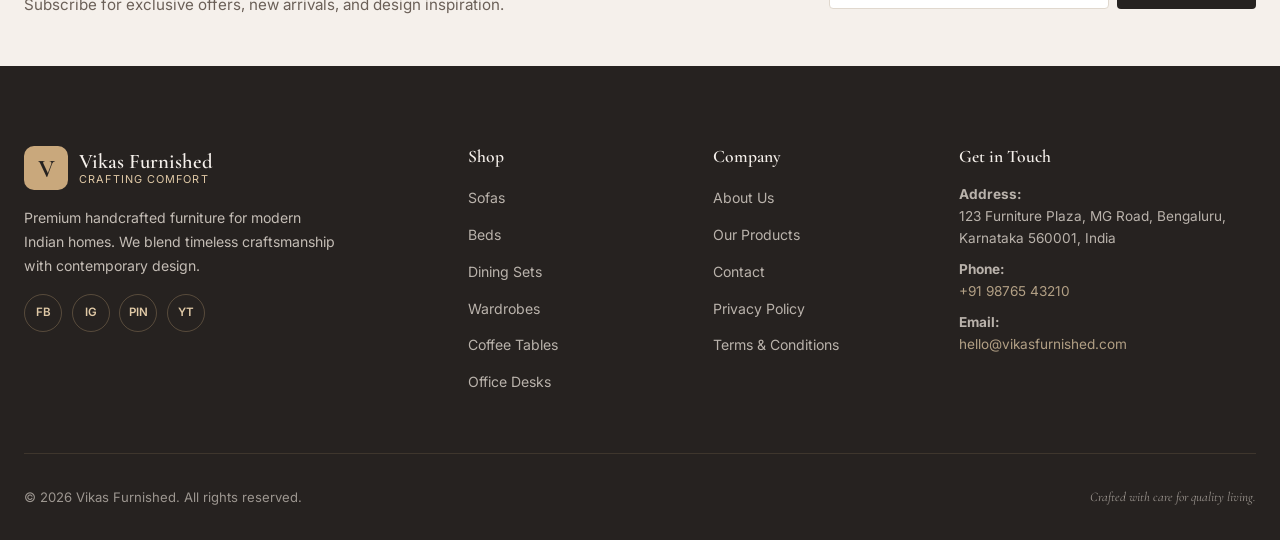
<file: terms.html>
<!DOCTYPE html>
<html lang="en">
<head>
<meta charset="UTF-8">
<meta name="viewport" content="width=device-width, initial-scale=1.0">
<meta name="description" content="Terms and Conditions for Vikas Furnished.">
<meta property="og:title" content="Terms &amp; Conditions — Vikas Furnished">
<meta property="og:type" content="website">
<title>Terms &amp; Conditions — Vikas Furnished</title>
<link rel="icon" href="data:image/svg+xml,<svg xmlns='http://www.w3.org/2000/svg' viewBox='0 0 100 100'><rect width='100' height='100' rx='18' fill='%23262220'/><text x='50' y='68' font-size='52' font-family='Georgia' font-weight='bold' fill='%23c9a87c' text-anchor='middle'>V</text></svg>">
<link rel="preconnect" href="https://fonts.googleapis.com">
<link rel="preconnect" href="https://fonts.gstatic.com" crossorigin>
<link href="https://fonts.googleapis.com/css2?family=Cormorant+Garamond:wght@400;500;600;700&family=Inter:wght@300;400;500;600;700&display=swap" rel="stylesheet">
<link rel="stylesheet" href="assets/css/style.css">
</head>
<body>
<div class="top-bar"><div class="container"><p>✦ Free delivery & installation on orders above ₹50,000 across India ✦</p></div></div>
<header class="site-header" id="siteHeader">
<div class="container header-inner">
<button class="menu-toggle" id="menuToggle" aria-label="Toggle menu" aria-expanded="false"><span></span><span></span><span></span></button>
<a href="index.html" class="logo"><span class="logo-mark">V</span><span class="logo-text"><span class="logo-name">Vikas Furnished</span><span class="logo-tagline">Crafting Comfort</span></span></a>
<nav class="main-nav" id="mainNav" aria-label="Main navigation"><ul>
<li><a href="index.html" class="">Home</a></li>
<li><a href="products.html" class="">Products</a></li>
<li><a href="about.html" class="">About</a></li>
<li><a href="contact.html" class="">Contact</a></li>
</ul></nav>
<div class="header-actions"><a href="contact.html" class="btn btn-outline btn-sm">Get in Touch</a></div>
</div></header>
<div class="page-banner"><div class="container"><h1>Terms & Conditions</h1><div class="breadcrumb"><a href="index.html">Home</a><span>/</span><span>Terms</span></div></div></div>
<div class="section"><div class="container" style="max-width:800px">
<p style="color:var(--color-text-light);margin-bottom:2rem">Last updated: September 06, 2026</p>
<h2 style="margin-bottom:1rem">1. Acceptance of Terms</h2><p style="color:var(--color-text-light);margin-bottom:2rem">By accessing and using the Vikas Furnished website, you accept and agree to be bound by these Terms and Conditions.</p>
<h2 style="margin-bottom:1rem">2. Products & Pricing</h2><p style="color:var(--color-text-light);margin-bottom:2rem">All products are subject to availability. Prices are listed in Indian Rupees (₹) and are inclusive of applicable taxes unless stated otherwise.</p>
<h2 style="margin-bottom:1rem">3. Orders & Delivery</h2><p style="color:var(--color-text-light);margin-bottom:2rem">Delivery timelines are estimated (7-14 business days). Free delivery and installation is available on orders above ₹50,000.</p>
<h2 style="margin-bottom:1rem">4. Warranty</h2><p style="color:var(--color-text-light);margin-bottom:2rem">We offer a 5-year warranty on furniture frames and a 1-year warranty on upholstery and hardware.</p>
<h2 style="margin-bottom:1rem">5. Returns & Cancellations</h2><p style="color:var(--color-text-light);margin-bottom:2rem">Orders may be cancelled within 24 hours. Custom-made furniture is non-returnable. Return requests within 7 days of delivery.</p>
<h2 style="margin-bottom:1rem">6. Intellectual Property</h2><p style="color:var(--color-text-light);margin-bottom:2rem">All content on this website is the property of Vikas Furnished and protected by intellectual property laws.</p>
<h2 style="margin-bottom:1rem">7. Contact</h2><p style="color:var(--color-text-light)">Contact us at hello@vikasfurnished.com.</p>
</div></div>

<section class="newsletter"><div class="container"><div class="newsletter-inner">
<div class="newsletter-text"><h2>Join the Vikas Furnished Family</h2><p>Subscribe for exclusive offers, new arrivals, and design inspiration.</p></div>
<form class="newsletter-form" action="contact.html"><input type="email" name="newsletter_email" placeholder="Your email address" required><button type="submit" class="btn btn-primary">Subscribe</button></form>
</div></div></section>
<footer class="site-footer"><div class="container"><div class="footer-grid">
<div class="footer-col footer-brand">
<a href="index.html" class="logo logo-footer"><span class="logo-mark">V</span><span class="logo-text"><span class="logo-name">Vikas Furnished</span><span class="logo-tagline">Crafting Comfort</span></span></a>
<p class="footer-about">Premium handcrafted furniture for modern Indian homes. We blend timeless craftsmanship with contemporary design.</p>
<div class="social-links"><a href="#" aria-label="Facebook">FB</a><a href="#" aria-label="Instagram">IG</a><a href="#" aria-label="Pinterest">PIN</a><a href="#" aria-label="YouTube">YT</a></div>
</div>
<div class="footer-col"><h3>Shop</h3><ul class="footer-links"><li><a href="products.html?category=sofas">Sofas</a></li><li><a href="products.html?category=beds">Beds</a></li><li><a href="products.html?category=dining-sets">Dining Sets</a></li><li><a href="products.html?category=wardrobes">Wardrobes</a></li><li><a href="products.html?category=coffee-tables">Coffee Tables</a></li><li><a href="products.html?category=office-desks">Office Desks</a></li></ul></div>
<div class="footer-col"><h3>Company</h3><ul class="footer-links">
<li><a href="about.html">About Us</a></li><li><a href="products.html">Our Products</a></li><li><a href="contact.html">Contact</a></li><li><a href="privacy.html">Privacy Policy</a></li><li><a href="terms.html">Terms & Conditions</a></li>
</ul></div>
<div class="footer-col"><h3>Get in Touch</h3><ul class="footer-contact">
<li><strong>Address:</strong><br>123 Furniture Plaza, MG Road, Bengaluru, Karnataka 560001, India</li>
<li><strong>Phone:</strong><br><a href="tel:+919876543210">+91 98765 43210</a></li>
<li><strong>Email:</strong><br><a href="mailto:hello@vikasfurnished.com">hello@vikasfurnished.com</a></li>
</ul></div>
</div>
<div class="footer-bottom"><p>&copy; 2026 Vikas Furnished. All rights reserved.</p><p class="footer-credits">Crafted with care for quality living.</p></div>
</div></footer>
<button class="back-to-top" id="backToTop" aria-label="Back to top"><svg width="20" height="20" viewBox="0 0 24 24" fill="none" stroke="currentColor" stroke-width="2.5"><path d="M12 19V5M5 12l7-7 7 7"/></svg></button>
<script src="assets/js/main.js"></script>
</body></html>
</file>
<file: assets/css/style.css>
/* ==========================================================================
   Vikas Furnished — Main Stylesheet
   A premium furniture brand aesthetic: warm neutrals, elegant serif headings,
   generous spacing, and refined interactions.
   ========================================================================== */

/* --------------------------------------------------------------------------
   1. CSS Variables / Design Tokens
   -------------------------------------------------------------------------- */
:root {
    /* Colors — Warm luxury palette */
    --color-charcoal:   #262220;
    --color-espresso:   #3d322e;
    --color-walnut:     #6b5544;
    --color-bronze:     #8b7355;
    --color-gold:       #c9a87c;
    --color-gold-light: #e0c9a6;
    --color-cream:      #f5f0eb;
    --color-cream-dark: #ebe3da;
    --color-ivory:      #faf7f3;
    --color-white:      #ffffff;
    --color-text:       #2a2522;
    --color-text-light: #6b6058;
    --color-text-muted: #9a8c7a;
    --color-border:     #e0d8ce;
    --color-success:    #4a7c59;
    --color-error:       #b04141;

    /* Typography */
    --font-serif:   'Cormorant Garamond', Georgia, 'Times New Roman', serif;
    --font-sans:    'Inter', -apple-system, BlinkMacSystemFont, 'Segoe UI', sans-serif;

    /* Spacing */
    --space-xs:  0.5rem;
    --space-sm:  1rem;
    --space-md:  2rem;
    --space-lg:  3rem;
    --space-xl:  5rem;
    --space-2xl: 7rem;

    /* Layout */
    --container-max: 1280px;
    --container-pad: 1.5rem;
    --radius-sm: 4px;
    --radius-md: 8px;
    --radius-lg: 14px;
    --radius-xl: 22px;

    /* Shadows */
    --shadow-sm:   0 2px 8px rgba(38, 34, 32, 0.06);
    --shadow-md:   0 8px 24px rgba(38, 34, 32, 0.10);
    --shadow-lg:   0 16px 48px rgba(38, 34, 32, 0.14);
    --shadow-gold: 0 4px 20px rgba(201, 168, 124, 0.3);

    /* Transitions */
    --ease:       cubic-bezier(0.4, 0, 0.2, 1);
    --ease-out:   cubic-bezier(0.16, 1, 0.3, 1);
    --transition: 0.3s var(--ease);
}

/* --------------------------------------------------------------------------
   2. Reset & Base
   -------------------------------------------------------------------------- */
*, *::before, *::after { box-sizing: border-box; margin: 0; padding: 0; }

html { font-size: 16px; scroll-behavior: smooth; -webkit-text-size-adjust: 100%; }

body {
    font-family: var(--font-sans);
    font-size: 1rem;
    line-height: 1.7;
    color: var(--color-text);
    background: var(--color-ivory);
    overflow-x: hidden;
}

h1, h2, h3, h4, h5, h6 {
    font-family: var(--font-serif);
    font-weight: 600;
    line-height: 1.25;
    color: var(--color-charcoal);
}

a { color: inherit; text-decoration: none; transition: color var(--transition); }
img { max-width: 100%; height: auto; display: block; }
ul { list-style: none; }
button { cursor: pointer; border: none; background: none; font-family: inherit; }

.container {
    max-width: var(--container-max);
    margin: 0 auto;
    padding: 0 var(--container-pad);
}

/* --------------------------------------------------------------------------
   3. Typography Utilities
   -------------------------------------------------------------------------- */
.eyebrow {
    font-family: var(--font-sans);
    font-size: 0.75rem;
    font-weight: 600;
    letter-spacing: 0.18em;
    text-transform: uppercase;
    color: var(--color-bronze);
    margin-bottom: var(--space-sm);
    display: inline-block;
}

.section-title {
    font-size: clamp(1.8rem, 4vw, 2.8rem);
    margin-bottom: var(--space-sm);
    letter-spacing: -0.01em;
}

.section-subtitle {
    font-size: 1.05rem;
    color: var(--color-text-light);
    max-width: 600px;
    margin-bottom: var(--space-lg);
}

.text-center { text-align: center; }

/* --------------------------------------------------------------------------
   4. Buttons
   -------------------------------------------------------------------------- */
.btn {
    display: inline-flex;
    align-items: center;
    justify-content: center;
    gap: 0.5rem;
    padding: 0.875rem 2rem;
    font-family: var(--font-sans);
    font-size: 0.9rem;
    font-weight: 600;
    letter-spacing: 0.03em;
    border-radius: var(--radius-sm);
    transition: all var(--transition);
    cursor: pointer;
    white-space: nowrap;
}
.btn-primary {
    background: var(--color-charcoal);
    color: var(--color-cream);
}
.btn-primary:hover {
    background: var(--color-espresso);
    box-shadow: var(--shadow-md);
    transform: translateY(-2px);
}
.btn-gold {
    background: var(--color-gold);
    color: var(--color-charcoal);
}
.btn-gold:hover {
    background: var(--color-gold-light);
    box-shadow: var(--shadow-gold);
    transform: translateY(-2px);
}
.btn-outline {
    background: transparent;
    color: var(--color-charcoal);
    border: 1.5px solid var(--color-charcoal);
}
.btn-outline:hover {
    background: var(--color-charcoal);
    color: var(--color-cream);
}
.btn-light {
    background: var(--color-white);
    color: var(--color-charcoal);
}
.btn-light:hover {
    background: var(--color-cream);
    transform: translateY(-2px);
    box-shadow: var(--shadow-md);
}
.btn-lg { padding: 1.1rem 2.5rem; font-size: 1rem; }
.btn-sm { padding: 0.6rem 1.4rem; font-size: 0.82rem; }

/* --------------------------------------------------------------------------
   5. Top Bar
   -------------------------------------------------------------------------- */
.top-bar {
    background: var(--color-charcoal);
    color: var(--color-gold-light);
    font-size: 0.8rem;
    text-align: center;
    padding: 0.6rem 0;
    letter-spacing: 0.02em;
}

/* --------------------------------------------------------------------------
   6. Header & Navigation
   -------------------------------------------------------------------------- */
.site-header {
    background: var(--color-ivory);
    border-bottom: 1px solid var(--color-border);
    position: sticky;
    top: 0;
    z-index: 1000;
    transition: box-shadow var(--transition), background var(--transition);
}
.site-header.scrolled {
    box-shadow: var(--shadow-sm);
    background: rgba(250, 247, 243, 0.96);
    backdrop-filter: blur(10px);
}
.header-inner {
    display: flex;
    align-items: center;
    justify-content: space-between;
    gap: 1.5rem;
    padding-top: 1rem;
    padding-bottom: 1rem;
}

/* Logo */
.logo {
    display: flex;
    align-items: center;
    gap: 0.7rem;
    flex-shrink: 0;
}
.logo-mark {
    width: 44px;
    height: 44px;
    background: var(--color-charcoal);
    color: var(--color-gold);
    border-radius: 10px;
    display: flex;
    align-items: center;
    justify-content: center;
    font-family: var(--font-serif);
    font-size: 1.6rem;
    font-weight: 700;
}
.logo-text { display: flex; flex-direction: column; line-height: 1.1; }
.logo-name { font-family: var(--font-serif); font-size: 1.3rem; font-weight: 600; color: var(--color-charcoal); }
.logo-tagline { font-size: 0.68rem; color: var(--color-text-muted); letter-spacing: 0.1em; text-transform: uppercase; }

/* Navigation */
.main-nav ul { display: flex; gap: 2rem; }
.main-nav a {
    font-size: 0.92rem;
    font-weight: 500;
    color: var(--color-text);
    padding: 0.5rem 0;
    position: relative;
}
.main-nav a::after {
    content: '';
    position: absolute;
    bottom: 0;
    left: 0;
    width: 0;
    height: 2px;
    background: var(--color-gold);
    transition: width var(--transition);
}
.main-nav a:hover::after, .main-nav a.active::after { width: 100%; }
.main-nav a:hover, .main-nav a.active { color: var(--color-walnut); }

.header-actions { display: flex; align-items: center; gap: 1rem; }

/* Mobile menu toggle */
.menu-toggle {
    display: none;
    flex-direction: column;
    gap: 5px;
    padding: 4px;
    z-index: 1001;
}
.menu-toggle span {
    display: block;
    width: 24px;
    height: 2px;
    background: var(--color-charcoal);
    transition: all var(--transition);
}
.menu-toggle.active span:nth-child(1) { transform: translateY(7px) rotate(45deg); }
.menu-toggle.active span:nth-child(2) { opacity: 0; }
.menu-toggle.active span:nth-child(3) { transform: translateY(-7px) rotate(-45deg); }

/* --------------------------------------------------------------------------
   7. Hero Section
   -------------------------------------------------------------------------- */
.hero {
    position: relative;
    min-height: 85vh;
    display: flex;
    align-items: center;
    background: linear-gradient(135deg, #2a2520 0%, #3d322e 40%, #6b5544 100%);
    overflow: hidden;
}
.hero::before {
    content: '';
    position: absolute;
    inset: 0;
    background: radial-gradient(ellipse at 80% 30%, rgba(201, 168, 124, 0.15) 0%, transparent 60%);
}
.hero-bg {
    position: absolute;
    inset: 0;
    background: linear-gradient(135deg, #3d322e, #6b5544);
    opacity: 0.5;
}
.hero-content {
    position: relative;
    z-index: 2;
    color: var(--color-cream);
    max-width: 680px;
    padding: var(--space-xl) 0;
}
.hero .eyebrow { color: var(--color-gold); }
.hero h1 {
    font-size: clamp(2.5rem, 6vw, 4.5rem);
    font-weight: 600;
    color: var(--color-cream);
    line-height: 1.1;
    margin-bottom: var(--space-md);
    letter-spacing: -0.02em;
}
.hero h1 .accent { color: var(--color-gold); font-style: italic; }
.hero p {
    font-size: 1.15rem;
    color: var(--color-cream-dark);
    margin-bottom: var(--space-lg);
    max-width: 500px;
}
.hero-actions { display: flex; gap: 1rem; flex-wrap: wrap; }
.hero-stats {
    display: flex;
    gap: 3rem;
    margin-top: var(--space-xl);
    padding-top: var(--space-lg);
    border-top: 1px solid rgba(201, 168, 124, 0.2);
}
.hero-stat strong {
    font-family: var(--font-serif);
    font-size: 2.2rem;
    color: var(--color-gold);
    display: block;
    line-height: 1;
}
.hero-stat span { font-size: 0.85rem; color: var(--color-cream-dark); letter-spacing: 0.03em; }

/* --------------------------------------------------------------------------
   8. Sections (generic)
   -------------------------------------------------------------------------- */
.section { padding: var(--space-2xl) 0; }
.section-tight { padding: var(--space-xl) 0; }
.section-cream { background: var(--color-cream); }
.section-dark { background: var(--color-charcoal); }
.section-dark h2, .section-dark h3 { color: var(--color-cream); }
.section-dark p { color: var(--color-cream-dark); }

.section-header { text-align: center; margin-bottom: var(--space-lg); }
.section-header .section-subtitle { margin-left: auto; margin-right: auto; }

/* --------------------------------------------------------------------------
   9. Category Grid
   -------------------------------------------------------------------------- */
.category-grid {
    display: grid;
    grid-template-columns: repeat(3, 1fr);
    gap: var(--space-md);
}
.category-card {
    background: var(--color-white);
    border: 1px solid var(--color-border);
    border-radius: var(--radius-lg);
    padding: var(--space-lg) var(--space-md);
    text-align: center;
    transition: all var(--transition);
    position: relative;
    overflow: hidden;
}
.category-card::before {
    content: '';
    position: absolute;
    inset: 0;
    background: linear-gradient(135deg, var(--color-cream) 0%, transparent 100%);
    opacity: 0;
    transition: opacity var(--transition);
}
.category-card:hover {
    transform: translateY(-6px);
    box-shadow: var(--shadow-md);
    border-color: var(--color-gold);
}
.category-card:hover::before { opacity: 1; }
.category-icon {
    font-size: 2.5rem;
    margin-bottom: var(--space-sm);
    position: relative;
    z-index: 1;
}
.category-card h3 {
    font-size: 1.3rem;
    margin-bottom: var(--space-xs);
    position: relative;
    z-index: 1;
}
.category-card p {
    font-size: 0.88rem;
    color: var(--color-text-light);
    position: relative;
    z-index: 1;
}
.category-card .view-link {
    display: inline-block;
    margin-top: var(--space-sm);
    font-size: 0.85rem;
    font-weight: 600;
    color: var(--color-bronze);
    position: relative;
    z-index: 1;
}
.category-card:hover .view-link { color: var(--color-walnut); }

/* --------------------------------------------------------------------------
   10. Product Grid & Cards
   -------------------------------------------------------------------------- */
.product-grid {
    display: grid;
    grid-template-columns: repeat(4, 1fr);
    gap: var(--space-md);
}
.product-card {
    background: var(--color-white);
    border: 1px solid var(--color-border);
    border-radius: var(--radius-lg);
    overflow: hidden;
    transition: all var(--transition);
    display: flex;
    flex-direction: column;
}
.product-card:hover {
    transform: translateY(-6px);
    box-shadow: var(--shadow-lg);
    border-color: transparent;
}
.product-card-link { display: flex; flex-direction: column; height: 100%; }

.product-image {
    position: relative;
    aspect-ratio: 3 / 2;
    overflow: hidden;
    background: var(--color-cream);
}
.product-image img {
    width: 100%;
    height: 100%;
    object-fit: cover;
    transition: transform 0.5s var(--ease-out);
}
.product-card:hover .product-image img { transform: scale(1.06); }
.product-image-overlay {
    position: absolute;
    inset: 0;
    background: linear-gradient(to top, rgba(38, 34, 32, 0.6) 0%, transparent 60%);
    display: flex;
    align-items: flex-end;
    justify-content: center;
    padding-bottom: var(--space-md);
    opacity: 0;
    transition: opacity var(--transition);
}
.product-card:hover .product-image-overlay { opacity: 1; }
.view-details {
    color: var(--color-cream);
    font-size: 0.88rem;
    font-weight: 600;
    letter-spacing: 0.03em;
    border-bottom: 1px solid var(--color-gold);
    padding-bottom: 2px;
}

/* Badges */
.badge {
    position: absolute;
    top: var(--space-sm);
    left: var(--space-sm);
    z-index: 2;
    font-size: 0.72rem;
    font-weight: 700;
    letter-spacing: 0.05em;
    text-transform: uppercase;
    padding: 0.3rem 0.7rem;
    border-radius: var(--radius-sm);
}
.badge-bestseller { background: var(--color-gold); color: var(--color-charcoal); }
.badge-new        { background: var(--color-success); color: var(--color-white); }
.badge-sale       { background: var(--color-error); color: var(--color-white); }
.badge-premium    { background: var(--color-charcoal); color: var(--color-gold); }
.badge-default    { background: var(--color-bronze); color: var(--color-white); }

.product-info {
    padding: var(--space-sm) var(--space-sm) var(--space-md);
    display: flex;
    flex-direction: column;
    gap: 0.4rem;
    flex-grow: 1;
}
.product-category {
    font-size: 0.72rem;
    font-weight: 600;
    letter-spacing: 0.08em;
    text-transform: uppercase;
    color: var(--color-text-muted);
}
.product-name {
    font-size: 1.15rem;
    font-weight: 600;
    color: var(--color-charcoal);
    line-height: 1.3;
}
.product-rating { display: flex; align-items: center; gap: 0.5rem; margin-top: 0.2rem; }
.review-count { font-size: 0.8rem; color: var(--color-text-muted); }

.stars { display: inline-flex; gap: 1px; }
.star { font-size: 0.9rem; }
.star-full { color: var(--color-gold); }
.star-half { color: var(--color-gold); opacity: 0.5; }
.star-empty { color: var(--color-border); }

.product-price { display: flex; align-items: baseline; gap: 0.5rem; margin-top: 0.4rem; }
.price-current { font-size: 1.25rem; font-weight: 700; color: var(--color-charcoal); }
.price-old { font-size: 0.88rem; color: var(--color-text-muted); text-decoration: line-through; }
.price-discount { font-size: 0.78rem; font-weight: 600; color: var(--color-success); }

/* --------------------------------------------------------------------------
   11. About / Story Section
   -------------------------------------------------------------------------- */
.about-home {
    display: grid;
    grid-template-columns: 1fr 1fr;
    gap: var(--space-xl);
    align-items: center;
}
.about-visual {
    aspect-ratio: 4 / 5;
    background: linear-gradient(135deg, var(--color-cream-dark) 0%, var(--color-gold-light) 100%);
    border-radius: var(--radius-xl);
    position: relative;
    overflow: hidden;
}
.about-visual::after {
    content: 'Vikas Furnished';
    position: absolute;
    bottom: 2rem;
    left: 2rem;
    right: 2rem;
    font-family: var(--font-serif);
    font-size: 2rem;
    color: rgba(38, 34, 32, 0.3);
    text-align: center;
    border-top: 1px solid rgba(38, 34, 32, 0.15);
    padding-top: 1rem;
}
.about-content .section-subtitle { margin-bottom: var(--space-md); }
.about-features {
    display: grid;
    grid-template-columns: 1fr 1fr;
    gap: var(--space-sm);
    margin-top: var(--space-md);
}
.about-feature {
    display: flex;
    align-items: flex-start;
    gap: 0.7rem;
}
.about-feature-icon {
    width: 36px;
    height: 36px;
    flex-shrink: 0;
    background: var(--color-cream);
    border-radius: 50%;
    display: flex;
    align-items: center;
    justify-content: center;
    font-size: 1.1rem;
}
.about-feature strong { display: block; font-size: 0.9rem; margin-bottom: 0.1rem; }
.about-feature p { font-size: 0.82rem; color: var(--color-text-light); margin: 0; }

/* --------------------------------------------------------------------------
   12. Why Choose Us
   -------------------------------------------------------------------------- */
.features-grid {
    display: grid;
    grid-template-columns: repeat(4, 1fr);
    gap: var(--space-md);
}
.feature-block {
    text-align: center;
    padding: var(--space-md) var(--space-sm);
}
.feature-block .feature-icon {
    width: 64px;
    height: 64px;
    margin: 0 auto var(--space-sm);
    background: var(--color-cream);
    border: 1px solid var(--color-border);
    border-radius: 50%;
    display: flex;
    align-items: center;
    justify-content: center;
    font-size: 1.6rem;
    transition: all var(--transition);
}
.feature-block:hover .feature-icon {
    background: var(--color-gold);
    border-color: var(--color-gold);
    transform: scale(1.05);
}
.feature-block h3 { font-size: 1.2rem; margin-bottom: var(--space-xs); }
.feature-block p { font-size: 0.88rem; color: var(--color-text-light); }

/* --------------------------------------------------------------------------
   13. Testimonials
   -------------------------------------------------------------------------- */
.testimonials-grid {
    display: grid;
    grid-template-columns: repeat(3, 1fr);
    gap: var(--space-md);
}
.testimonial-card {
    background: var(--color-white);
    border: 1px solid var(--color-border);
    border-radius: var(--radius-lg);
    padding: var(--space-lg) var(--space-md);
    position: relative;
    transition: all var(--transition);
}
.testimonial-card:hover {
    box-shadow: var(--shadow-md);
    transform: translateY(-4px);
}
.testimonial-quote-mark {
    font-family: var(--font-serif);
    font-size: 4rem;
    line-height: 0.5;
    color: var(--color-gold);
    opacity: 0.3;
    margin-bottom: var(--space-sm);
}
.testimonial-text {
    font-size: 1rem;
    color: var(--color-text);
    margin-bottom: var(--space-md);
    font-style: italic;
    line-height: 1.7;
}
.testimonial-author { display: flex; align-items: center; gap: 0.8rem; }
.testimonial-avatar {
    width: 48px;
    height: 48px;
    border-radius: 50%;
    background: var(--color-cream);
    display: flex;
    align-items: center;
    justify-content: center;
    font-family: var(--font-serif);
    font-size: 1.2rem;
    font-weight: 600;
    color: var(--color-walnut);
    flex-shrink: 0;
}
.testimonial-name { font-weight: 600; font-size: 0.95rem; color: var(--color-charcoal); }
.testimonial-location { font-size: 0.82rem; color: var(--color-text-muted); }

/* --------------------------------------------------------------------------
   14. CTA Section
   -------------------------------------------------------------------------- */
.cta-section {
    background: linear-gradient(135deg, var(--color-charcoal) 0%, var(--color-walnut) 100%);
    color: var(--color-cream);
    padding: var(--space-xl) 0;
    text-align: center;
    position: relative;
    overflow: hidden;
}
.cta-section::before {
    content: '';
    position: absolute;
    inset: 0;
    background: radial-gradient(circle at 50% 50%, rgba(201, 168, 124, 0.12) 0%, transparent 50%);
}
.cta-section .container { position: relative; z-index: 1; }
.cta-section h2 { color: var(--color-cream); font-size: clamp(1.8rem, 4vw, 3rem); margin-bottom: var(--space-sm); }
.cta-section p { color: var(--color-cream-dark); font-size: 1.1rem; margin-bottom: var(--space-lg); max-width: 560px; margin-left: auto; margin-right: auto; }

/* --------------------------------------------------------------------------
   15. Newsletter
   -------------------------------------------------------------------------- */
.newsletter { background: var(--color-cream); padding: var(--space-lg) 0; }
.newsletter-inner {
    display: flex;
    align-items: center;
    justify-content: space-between;
    gap: var(--space-lg);
    flex-wrap: wrap;
}
.newsletter-text h2 { font-size: 1.8rem; margin-bottom: 0.3rem; }
.newsletter-text p { font-size: 0.95rem; color: var(--color-text-light); }
.newsletter-form { display: flex; gap: 0.5rem; }
.newsletter-form input {
    padding: 0.875rem 1.2rem;
    font-size: 0.9rem;
    border: 1px solid var(--color-border);
    border-radius: var(--radius-sm);
    min-width: 280px;
    background: var(--color-white);
    font-family: inherit;
}
.newsletter-form input:focus { outline: none; border-color: var(--color-gold); box-shadow: 0 0 0 3px rgba(201, 168, 124, 0.15); }

/* --------------------------------------------------------------------------
   16. Footer
   -------------------------------------------------------------------------- */
.site-footer {
    background: var(--color-charcoal);
    color: var(--color-cream-dark);
    padding: var(--space-xl) 0 var(--space-md);
}
.footer-grid {
    display: grid;
    grid-template-columns: 2fr 1fr 1fr 1.5fr;
    gap: var(--space-lg);
    margin-bottom: var(--space-lg);
}
.footer-brand .logo-mark { background: var(--color-gold); color: var(--color-charcoal); }
.footer-brand .logo-name { color: var(--color-cream); }
.footer-brand .logo-tagline { color: var(--color-gold-light); }
.footer-about {
    font-size: 0.88rem;
    color: var(--color-cream-dark);
    opacity: 0.8;
    margin: var(--space-sm) 0;
    max-width: 320px;
    line-height: 1.7;
}
.social-links { display: flex; gap: 0.6rem; }
.social-links a {
    width: 38px;
    height: 38px;
    border: 1px solid rgba(201, 168, 124, 0.3);
    border-radius: 50%;
    display: flex;
    align-items: center;
    justify-content: center;
    font-size: 0.72rem;
    font-weight: 600;
    color: var(--color-gold-light);
    transition: all var(--transition);
}
.social-links a:hover {
    background: var(--color-gold);
    color: var(--color-charcoal);
    border-color: var(--color-gold);
}

.footer-col h3 { color: var(--color-cream); font-size: 1.1rem; margin-bottom: var(--space-sm); }
.footer-links li, .footer-contact li { margin-bottom: 0.6rem; }
.footer-links a {
    font-size: 0.88rem;
    color: var(--color-cream-dark);
    opacity: 0.75;
    transition: all var(--transition);
}
.footer-links a:hover { color: var(--color-gold); opacity: 1; padding-left: 4px; }
.footer-contact { font-size: 0.85rem; color: var(--color-cream-dark); opacity: 0.75; line-height: 1.6; }
.footer-contact a { color: var(--color-gold-light); }
.footer-contact a:hover { color: var(--color-gold); }

.footer-bottom {
    border-top: 1px solid rgba(201, 168, 124, 0.15);
    padding-top: var(--space-md);
    display: flex;
    justify-content: space-between;
    align-items: center;
    flex-wrap: wrap;
    gap: 0.5rem;
}
.footer-bottom p { font-size: 0.82rem; color: var(--color-cream-dark); opacity: 0.6; }
.footer-credits { font-family: var(--font-serif); font-style: italic; }

/* --------------------------------------------------------------------------
   17. Back to Top
   -------------------------------------------------------------------------- */
.back-to-top {
    position: fixed;
    bottom: 2rem;
    right: 2rem;
    width: 44px;
    height: 44px;
    background: var(--color-charcoal);
    color: var(--color-gold);
    border-radius: 50%;
    display: flex;
    align-items: center;
    justify-content: center;
    opacity: 0;
    visibility: hidden;
    transition: all var(--transition);
    z-index: 999;
    box-shadow: var(--shadow-md);
}
.back-to-top.visible { opacity: 1; visibility: visible; }
.back-to-top:hover {
    background: var(--color-gold);
    color: var(--color-charcoal);
    transform: translateY(-3px);
}

/* --------------------------------------------------------------------------
   18. Page Banner
   -------------------------------------------------------------------------- */
.page-banner {
    background: linear-gradient(135deg, var(--color-charcoal) 0%, var(--color-walnut) 100%);
    color: var(--color-cream);
    padding: var(--space-xl) 0;
    text-align: center;
}
.page-banner h1 { color: var(--color-cream); font-size: clamp(2rem, 5vw, 3.2rem); margin-bottom: var(--space-xs); }
.page-banner p { color: var(--color-cream-dark); font-size: 1.05rem; }
.breadcrumb {
    display: flex;
    gap: 0.5rem;
    font-size: 0.82rem;
    color: var(--color-gold-light);
    justify-content: center;
    margin-top: var(--space-sm);
}
.breadcrumb a { color: var(--color-gold); }
.breadcrumb span { opacity: 0.5; }

/* --------------------------------------------------------------------------
   19. Products Page
   -------------------------------------------------------------------------- */
.products-layout {
    display: grid;
    grid-template-columns: 250px 1fr;
    gap: var(--space-lg);
    padding: var(--space-lg) 0;
    align-items: start;
}
.products-sidebar { position: sticky; top: 100px; }
.sidebar-block {
    background: var(--color-white);
    border: 1px solid var(--color-border);
    border-radius: var(--radius-lg);
    padding: var(--space-md);
    margin-bottom: var(--space-md);
}
.sidebar-block h3 { font-size: 1.1rem; margin-bottom: var(--space-sm); }
.filter-list li { margin-bottom: 0.5rem; }
.filter-list a {
    display: flex;
    align-items: center;
    gap: 0.5rem;
    font-size: 0.9rem;
    color: var(--color-text);
    padding: 0.4rem 0;
    transition: all var(--transition);
}
.filter-list a:hover, .filter-list a.active { color: var(--color-walnut); font-weight: 600; }
.filter-list a .count { margin-left: auto; font-size: 0.78rem; color: var(--color-text-muted); }

.products-main { min-height: 400px; }
.products-toolbar {
    display: flex;
    justify-content: space-between;
    align-items: center;
    margin-bottom: var(--space-md);
    flex-wrap: wrap;
    gap: 1rem;
}
.products-count { font-size: 0.88rem; color: var(--color-text-light); }
.products-toolbar select {
    padding: 0.6rem 1rem;
    border: 1px solid var(--color-border);
    border-radius: var(--radius-sm);
    font-size: 0.88rem;
    font-family: inherit;
    background: var(--color-white);
    cursor: pointer;
}

.empty-state { text-align: center; padding: var(--space-xl); color: var(--color-text-muted); }

/* --------------------------------------------------------------------------
   20. Product Detail Page
   -------------------------------------------------------------------------- */
.product-detail {
    display: grid;
    grid-template-columns: 1fr 1fr;
    gap: var(--space-xl);
    padding: var(--space-lg) 0;
}
.product-gallery { position: sticky; top: 100px; }
.product-main-image {
    aspect-ratio: 1;
    border-radius: var(--radius-xl);
    overflow: hidden;
    background: var(--color-cream);
    margin-bottom: var(--space-sm);
}
.product-main-image img { width: 100%; height: 100%; object-fit: cover; }
.product-thumbs { display: flex; gap: 0.7rem; }
.product-thumb {
    width: 80px;
    height: 80px;
    border-radius: var(--radius-md);
    overflow: hidden;
    border: 2px solid transparent;
    cursor: pointer;
    transition: border-color var(--transition);
    background: var(--color-cream);
}
.product-thumb img { width: 100%; height: 100%; object-fit: cover; }
.product-thumb.active, .product-thumb:hover { border-color: var(--color-gold); }

.product-info-detail .product-category { margin-bottom: var(--space-xs); }
.product-info-detail h1 { font-size: clamp(1.8rem, 4vw, 2.6rem); margin-bottom: var(--space-sm); }
.product-price-detail {
    display: flex;
    align-items: baseline;
    gap: 1rem;
    margin-bottom: var(--space-md);
    padding-bottom: var(--space-md);
    border-bottom: 1px solid var(--color-border);
}
.product-price-detail .price-current { font-size: 2rem; }
.product-description {
    font-size: 1rem;
    color: var(--color-text-light);
    line-height: 1.8;
    margin-bottom: var(--space-md);
}
.product-features-list {
    margin-bottom: var(--space-md);
    padding: var(--space-md);
    background: var(--color-cream);
    border-radius: var(--radius-lg);
}
.product-features-list h3 { font-size: 1.1rem; margin-bottom: var(--space-sm); }
.product-features-list ul { list-style: none; }
.product-features-list li {
    padding: 0.4rem 0 0.4rem 1.5rem;
    position: relative;
    font-size: 0.92rem;
}
.product-features-list li::before {
    content: '\2713';
    position: absolute;
    left: 0;
    color: var(--color-success);
    font-weight: 700;
}

.product-actions {
    display: flex;
    gap: 1rem;
    flex-wrap: wrap;
    margin-bottom: var(--space-md);
}
.qty-selector {
    display: flex;
    align-items: center;
    border: 1px solid var(--color-border);
    border-radius: var(--radius-sm);
    overflow: hidden;
}
.qty-btn {
    width: 44px;
    height: 44px;
    font-size: 1.2rem;
    color: var(--color-charcoal);
    background: var(--color-white);
    transition: background var(--transition);
}
.qty-btn:hover { background: var(--color-cream); }
.qty-input {
    width: 50px;
    text-align: center;
    border: none;
    border-left: 1px solid var(--color-border);
    border-right: 1px solid var(--color-border);
    font-size: 1rem;
    font-family: inherit;
    height: 44px;
}
.qty-input:focus { outline: none; }

.product-meta {
    font-size: 0.85rem;
    color: var(--color-text-muted);
    border-top: 1px solid var(--color-border);
    padding-top: var(--space-sm);
}
.product-meta div { margin-bottom: 0.4rem; }
.product-meta strong { color: var(--color-text); }

/* --------------------------------------------------------------------------
   21. About Page
   -------------------------------------------------------------------------- */
.about-hero {
    display: grid;
    grid-template-columns: 1fr 1fr;
    gap: var(--space-xl);
    align-items: center;
    padding: var(--space-xl) 0;
}
.about-hero-text h1 { font-size: clamp(2rem, 5vw, 3.2rem); margin-bottom: var(--space-md); }
.about-hero-text p { font-size: 1.05rem; color: var(--color-text-light); margin-bottom: var(--space-sm); }
.about-hero-visual {
    aspect-ratio: 1;
    background: linear-gradient(135deg, var(--color-cream) 0%, var(--color-gold-light) 100%);
    border-radius: var(--radius-xl);
    position: relative;
    display: flex;
    align-items: center;
    justify-content: center;
}
.about-hero-visual::before {
    content: 'V';
    font-family: var(--font-serif);
    font-size: 12rem;
    font-weight: 700;
    color: rgba(107, 85, 68, 0.15);
}

.values-grid {
    display: grid;
    grid-template-columns: repeat(3, 1fr);
    gap: var(--space-md);
}
.value-card {
    text-align: center;
    padding: var(--space-lg) var(--space-md);
    background: var(--color-white);
    border: 1px solid var(--color-border);
    border-radius: var(--radius-lg);
    transition: all var(--transition);
}
.value-card:hover { transform: translateY(-4px); box-shadow: var(--shadow-md); }
.value-card .value-icon { font-size: 2rem; margin-bottom: var(--space-sm); }
.value-card h3 { font-size: 1.25rem; margin-bottom: var(--space-xs); }
.value-card p { font-size: 0.9rem; color: var(--color-text-light); }

.timeline { max-width: 800px; margin: 0 auto; }
.timeline-item {
    display: flex;
    gap: var(--space-md);
    padding-bottom: var(--space-lg);
    position: relative;
}
.timeline-item::before {
    content: '';
    position: absolute;
    left: 19px;
    top: 44px;
    bottom: 0;
    width: 2px;
    background: var(--color-border);
}
.timeline-item:last-child::before { display: none; }
.timeline-dot {
    width: 40px;
    height: 40px;
    background: var(--color-gold);
    border-radius: 50%;
    flex-shrink: 0;
    display: flex;
    align-items: center;
    justify-content: center;
    font-family: var(--font-serif);
    font-weight: 700;
    color: var(--color-charcoal);
    z-index: 1;
}
.timeline-content h3 { font-size: 1.3rem; margin-bottom: var(--space-xs); }
.timeline-content p { color: var(--color-text-light); }

/* --------------------------------------------------------------------------
   22. Contact Page
   -------------------------------------------------------------------------- */
.contact-layout {
    display: grid;
    grid-template-columns: 1fr 1.5fr;
    gap: var(--space-xl);
    padding: var(--space-lg) 0;
}
.contact-info h2 { font-size: 1.8rem; margin-bottom: var(--space-md); }
.contact-detail {
    display: flex;
    gap: 1rem;
    align-items: flex-start;
    margin-bottom: var(--space-md);
    padding: var(--space-sm);
    border-radius: var(--radius-md);
    transition: background var(--transition);
}
.contact-detail:hover { background: var(--color-cream); }
.contact-detail-icon {
    width: 48px;
    height: 48px;
    background: var(--color-cream);
    border-radius: 50%;
    display: flex;
    align-items: center;
    justify-content: center;
    font-size: 1.3rem;
    flex-shrink: 0;
}
.contact-detail strong { display: block; font-size: 0.9rem; margin-bottom: 0.2rem; }
.contact-detail p, .contact-detail a { font-size: 0.9rem; color: var(--color-text-light); }
.contact-detail a:hover { color: var(--color-walnut); }

.contact-form-wrap {
    background: var(--color-white);
    border: 1px solid var(--color-border);
    border-radius: var(--radius-xl);
    padding: var(--space-lg);
}
.contact-form-wrap h2 { font-size: 1.6rem; margin-bottom: var(--space-sm); }

.form-group { margin-bottom: var(--space-sm); }
.form-group label {
    display: block;
    font-size: 0.85rem;
    font-weight: 600;
    margin-bottom: 0.4rem;
    color: var(--color-text);
}
.form-group label .required { color: var(--color-error); }
.form-group input, .form-group textarea, .form-group select {
    width: 100%;
    padding: 0.75rem 1rem;
    border: 1px solid var(--color-border);
    border-radius: var(--radius-sm);
    font-size: 0.92rem;
    font-family: inherit;
    background: var(--color-ivory);
    transition: all var(--transition);
}
.form-group input:focus, .form-group textarea:focus, .form-group select:focus {
    outline: none;
    border-color: var(--color-gold);
    box-shadow: 0 0 0 3px rgba(201, 168, 124, 0.12);
    background: var(--color-white);
}
.form-group textarea { resize: vertical; min-height: 120px; }

.form-row {
    display: grid;
    grid-template-columns: 1fr 1fr;
    gap: var(--space-sm);
}

.form-message {
    padding: 0.875rem 1.2rem;
    border-radius: var(--radius-sm);
    margin-bottom: var(--space-sm);
    font-size: 0.9rem;
}
.form-message.success { background: #e8f0e9; color: var(--color-success); border: 1px solid #c5dcc8; }
.form-message.error { background: #f5e0e0; color: var(--color-error); border: 1px solid #e0c5c5; }

.contact-map {
    margin-top: var(--space-lg);
    border-radius: var(--radius-xl);
    overflow: hidden;
    aspect-ratio: 21 / 9;
    background: var(--color-cream);
    display: flex;
    align-items: center;
    justify-content: center;
    color: var(--color-text-muted);
}

/* --------------------------------------------------------------------------
   23. Scroll Reveal Animation
   -------------------------------------------------------------------------- */
.reveal {
    opacity: 0;
    transform: translateY(30px);
    transition: opacity 0.6s var(--ease-out), transform 0.6s var(--ease-out);
}
.reveal.visible {
    opacity: 1;
    transform: translateY(0);
}
.reveal-delay-1 { transition-delay: 0.1s; }
.reveal-delay-2 { transition-delay: 0.2s; }
.reveal-delay-3 { transition-delay: 0.3s; }
.reveal-delay-4 { transition-delay: 0.4s; }

/* --------------------------------------------------------------------------
   24. Responsive
   -------------------------------------------------------------------------- */
@media (max-width: 1024px) {
    :root { --space-2xl: 5rem; --space-xl: 4rem; }
    .product-grid { grid-template-columns: repeat(3, 1fr); }
    .category-grid { grid-template-columns: repeat(3, 1fr); }
    .features-grid { grid-template-columns: repeat(2, 1fr); }
    .testimonials-grid { grid-template-columns: repeat(2, 1fr); }
    .footer-grid { grid-template-columns: 1fr 1fr; gap: var(--space-md); }
    .about-home { grid-template-columns: 1fr; gap: var(--space-lg); }
    .about-visual { aspect-ratio: 16 / 9; max-width: 600px; }
    .values-grid { grid-template-columns: repeat(2, 1fr); }
    .product-detail { grid-template-columns: 1fr; }
    .product-gallery { position: static; }
    .contact-layout { grid-template-columns: 1fr; }
}

@media (max-width: 768px) {
    :root { --space-2xl: 3.5rem; --space-xl: 2.5rem; --container-pad: 1rem; }
    .menu-toggle { display: flex; }
    .main-nav {
        position: fixed;
        top: 0;
        right: -100%;
        width: 280px;
        height: 100vh;
        background: var(--color-ivory);
        box-shadow: var(--shadow-lg);
        flex-direction: column;
        padding: 5rem 2rem 2rem;
        transition: right 0.4s var(--ease-out);
        z-index: 1000;
    }
    .main-nav.open { right: 0; }
    .main-nav ul { flex-direction: column; gap: 0; }
    .main-nav ul li { border-bottom: 1px solid var(--color-border); }
    .main-nav ul a { display: block; padding: 1rem 0; font-size: 1rem; }
    .main-nav ul a::after { display: none; }
    .header-actions { display: none; }

    .hero { min-height: auto; padding: var(--space-xl) 0; }
    .hero h1 { font-size: 2.2rem; }
    .hero-stats { gap: 1.5rem; }
    .hero-stat strong { font-size: 1.6rem; }

    .product-grid { grid-template-columns: repeat(2, 1fr); gap: var(--space-sm); }
    .category-grid { grid-template-columns: 1fr; }
    .features-grid { grid-template-columns: 1fr; }
    .testimonials-grid { grid-template-columns: 1fr; }
    .values-grid { grid-template-columns: 1fr; }
    .about-features { grid-template-columns: 1fr; }

    .footer-grid { grid-template-columns: 1fr; }
    .footer-bottom { flex-direction: column; text-align: center; }

    .newsletter-inner { flex-direction: column; text-align: center; }
    .newsletter-form { flex-direction: column; width: 100%; }
    .newsletter-form input { min-width: 0; width: 100%; }

    .products-layout { grid-template-columns: 1fr; }
    .products-sidebar { position: static; }

    .product-detail { gap: var(--space-md); }
    .form-row { grid-template-columns: 1fr; }

    .back-to-top { bottom: 1rem; right: 1rem; }
}

@media (max-width: 480px) {
    .product-grid { grid-template-columns: 1fr; }
    .hero-actions { flex-direction: column; }
    .hero-actions .btn { width: 100%; }
    .product-actions { flex-direction: column; }
    .product-actions .btn { width: 100%; }
    .logo-tagline { display: none; }
}

/* --------------------------------------------------------------------------
   25. Accessibility
   -------------------------------------------------------------------------- */
.sr-only {
    position: absolute;
    width: 1px;
    height: 1px;
    padding: 0;
    margin: -1px;
    overflow: hidden;
    clip: rect(0, 0, 0, 0);
    white-space: nowrap;
    border: 0;
}

:focus-visible {
    outline: 2px solid var(--color-gold);
    outline-offset: 2px;
}

@media (prefers-reduced-motion: reduce) {
    *, *::before, *::after {
        animation-duration: 0.01ms !important;
        transition-duration: 0.01ms !important;
    }
    .reveal { opacity: 1; transform: none; }
}
</file>
